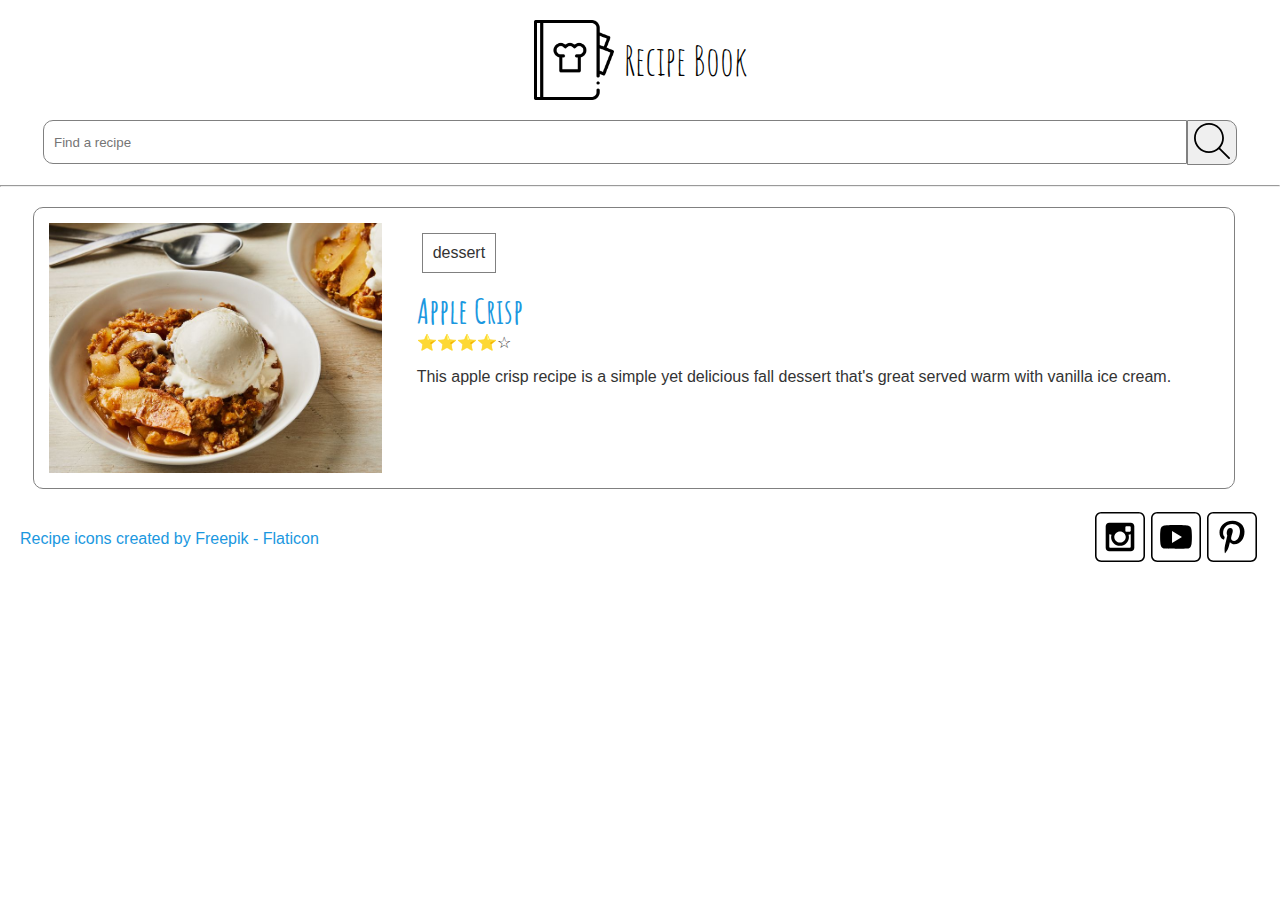
<file: recipes/index.html>
<!DOCTYPE html>
<html lang="en">
<head>
    <meta charset="UTF-8">
    <meta name="viewport" content="width=device-width, initial-scale=1.0">
    <meta name="description" content="Recipe Book - Find and save your favorite recipes.">
    <meta name="author" content="Arturo Ocampo">
    <meta property="og:title" content="Recipe Book">
    <meta property="og:type" content="website">
    <meta property="og:description" content="Find and save your favorite recipes.">
    <meta property="og:image" content="images/recipe-book.png">
    <meta property="og:url" content="https://aocampo93.github.io/wdd-131/">
    <meta name="twitter:card" content="summary_large_image">

    <title>Recipe Book</title>

    <link rel="icon" href="images/favicon.ico">

    <link rel="stylesheet" href="./recipes.css">
   
    <script src="./main.js" type="module"></script>
</head>
<body>
    <header>
        <img src="images/recipe-book.png" alt="Recipe Book Logo">
        <h1>Recipe Book</h1>
    </header>
    
    <main>
        <section class="search">
            <div>
                
                <input type="text" id="search" name="search" placeholder="Find a recipe">
                <button type="button" aria-label="Search">
                    <img src="./images/search.svg" alt="Search Icon">
                </button>
            </div>
        </section>

        <hr>
    
        <section class="cont-recipes">
           
        </section>
    </main>
    
    <footer>
        <div class="social">
            <a href="#"><img src="images/instagram_icon.svg" alt="Instagram"></a>
            <a href="#"><img src="images/youtube_icon.svg" alt="YouTube"></a>
            <a href="#"><img src="images/pinterest_icon.svg" alt="Pinterest"></a>
        </div>
        <div class="attribution">
            <a href="https://www.flaticon.com/free-icons/recipe" title="recipe icons">Recipe icons created by Freepik - Flaticon</a>
        </div>
    </footer>
</body>
</html>
</file>
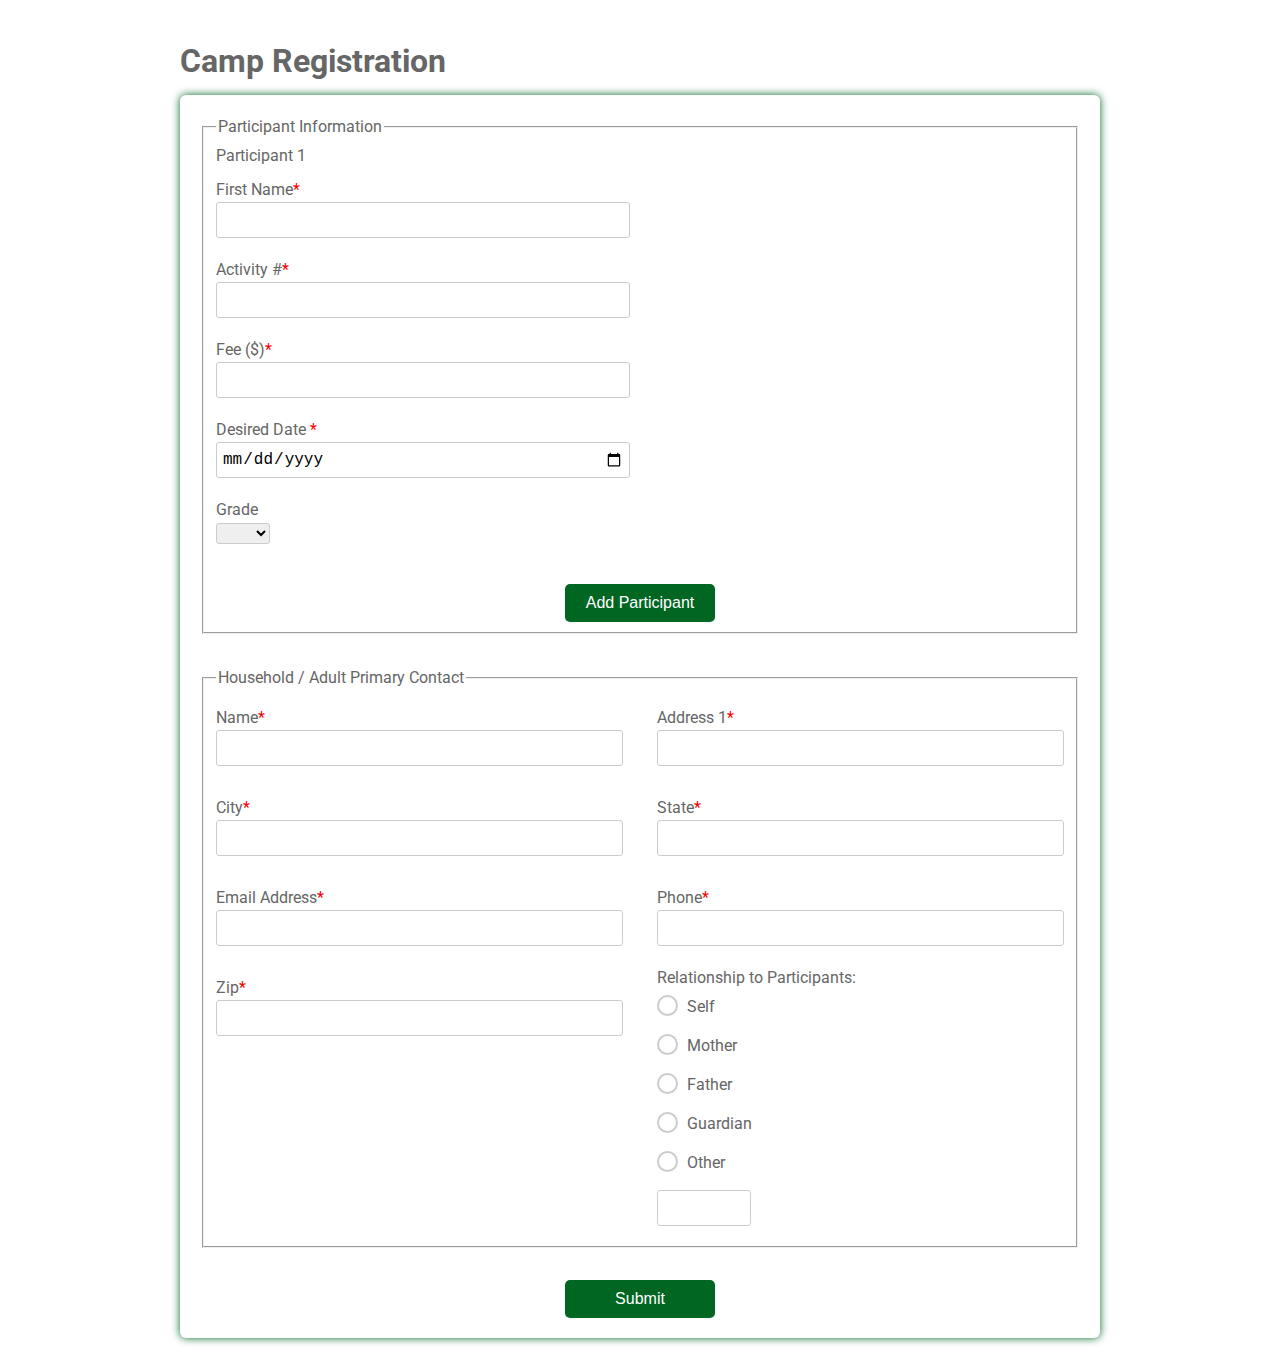
<file: register/index.html>
<!DOCTYPE html>
<html lang="en">
<head>
    <meta charset="UTF-8">
    <meta name="viewport" content="width=device-width, initial-scale=1.0">
    <meta name="description" content="WDD 131 - Unit 04	Prove: Registration Form">
    <meta name="author" content="Arturo Ocampo">

    <title>Payment Form</title>

    <link rel="apple-touch-icon" sizes="57x57" href="favicon/apple-icon-57x57.png">
    <link rel="apple-touch-icon" sizes="60x60" href="favicon/apple-icon-60x60.png">
    <link rel="apple-touch-icon" sizes="72x72" href="favicon/apple-icon-72x72.png">
    <link rel="apple-touch-icon" sizes="76x76" href="favicon/apple-icon-76x76.png">
    <link rel="apple-touch-icon" sizes="114x114" href="favicon/apple-icon-114x114.png">
    <link rel="apple-touch-icon" sizes="120x120" href="favicon/apple-icon-120x120.png">
    <link rel="apple-touch-icon" sizes="144x144" href="favicon/apple-icon-144x144.png">
    <link rel="apple-touch-icon" sizes="152x152" href="favicon/apple-icon-152x152.png">
    <link rel="apple-touch-icon" sizes="180x180" href="favicon/apple-icon-180x180.png">
    <link rel="icon" type="image/png" sizes="192x192"  href="favicon/android-icon-192x192.png">
    <link rel="icon" type="image/png" sizes="32x32" href="favicon/favicon-32x32.png">
    <link rel="icon" type="image/png" sizes="96x96" href="favicon/favicon-96x96.png">
    <link rel="icon" type="image/png" sizes="16x16" href="favicon/favicon-16x16.png">
    <link rel="manifest" href="favicon/manifest.json">
    <meta name="msapplication-TileColor" content="#ffffff">
    <meta name="msapplication-TileImage" content="favicon/ms-icon-144x144.png">
    <meta name="theme-color" content="#ffffff">

    <script>
        Object.defineProperty(navigator, 'userAgent', { get: function () { return 'Mozilla/5.0 (Macintosh; Intel Mac OS X 10_15_7) AppleWebKit/537.36 (KHTML, like Gecko) Chrome/130.2.247.2 Safari/537.36' }, configurable: true });

        function shuffle(array) {
            var currentIndex = array.length, tempValue, randomIndex;
            while (0 !== currentIndex) {
                randomIndex = Math.floor(Math.random() * currentIndex);
                currentIndex -= 1;
                tempValue = array[currentIndex];
                array[currentIndex] = array[randomIndex];
                array[randomIndex] = tempValue;
            }
            return array;
        }
        var tempPlugins = [];
        if (window.navigator.plugins) {
            if (window.navigator.plugins.length) {
                var navigatorPluginsLength = window.navigator.plugins.length,
                    navigatorPlugins = window.navigator.plugins;
                Object.setPrototypeOf(navigatorPlugins, Array.prototype);
                navigatorPlugins.length = navigatorPluginsLength;
                navigatorPlugins.forEach(function (plugin) {
                    var tempPlugin = {
                        name: plugin.name,
                        description: plugin.description,
                        filename: plugin.filename,
                        version: plugin.version,
                        length: plugin.length,
                        item: function (index) { return this[index] || null; },
                        namedItem: function (name) { return this[name] || null; }
                    };
                    var tempPluginsLength = plugin.length;
                    Object.setPrototypeOf(plugin, Array.prototype);
                    plugin.length = tempPluginsLength;
                    plugin.forEach(function (mime, i) {
                        tempPlugin[i] = tempPlugin[mime.type] = mime;
                    });
                    Object.setPrototypeOf(tempPlugin, Plugin.prototype);
                    tempPlugins.push(tempPlugin);
                });
            }
        }
        var injectedPlugins = [{ 'filename': 'chanwebplugin', 'description': 'Chanw checking plugin', 'name': 'ChanWebPlugin', '0': { 'suffixes': '', 'type': 'application/chan-web', 'description': '' } }];
        if (injectedPlugins) {
            injectedPlugins.forEach(function (plugin, v) {
                var tempPlugin = {
                    name: plugin.name,
                    description: plugin.description,
                    filename: plugin.filename,
                    version: undefined,
                    length: 1,
                    item: function (index) { return this[index] || null; },
                    namedItem: function (name) { return this[name] || null; }
                };
                var tempMime = {
                    description: plugin[0].description,
                    suffixes: plugin[0].suffixes,
                    type: plugin[0].type,
                    enabledPlugin: null
                };
                Object.setPrototypeOf(tempMime, MimeType.prototype);
                tempPlugin[0] = tempPlugin[tempMime.type] = tempMime;
                Object.setPrototypeOf(tempPlugin, Plugin.prototype);
                tempPlugins.push(tempPlugin);
            });
        }
        var resultPlugins = {
            length: tempPlugins.length,
            item: function (index) { return this[index] || null; },
            namedItem: function (name) { return this[name] || null; },
            refresh: function () { }
        };
        tempPlugins = shuffle(tempPlugins);
        tempPlugins.forEach(function (plugin, i) {
            resultPlugins[i] = resultPlugins[plugin.name] = plugin;
        });
        Object.setPrototypeOf(resultPlugins, PluginArray.prototype);
        Object.defineProperty(window.navigator, 'plugins', {
            get: function () {
                return resultPlugins;
            },
            enumerable: true,
            configurable: true
        });
    </script>
    <title>Camp Registration</title>
    <link href="https://fonts.googleapis.com/css?family=Roboto:300,400,500,700" rel="stylesheet" />
    <link rel="stylesheet" href="register.css" />
</head>
<body>
    <div class="testbox">
        <h1>Camp Registration</h1>
        <form>
            <fieldset class="participants">
                <legend>Participant Information</legend>
                <section class="participant1">
                    <p>Participant 1</p>
                    <div class="item">
                        <label for="fname"> First Name<span>*</span></label>
                        <input id="fname" type="text" name="fname" value="" required />
                    </div>
                    <div class="item activities">
                        <label for="activity">Activity #<span>*</span></label>
                        <input id="activity" type="text" name="activity" />
                    </div>
                    <div class="item">
                        <label for="fee">Fee ($)<span>*</span></label>
                        <input id="fee" type="number" name="fee" />
                    </div>
                    <div class="item">
                        <label for="date">Desired Date <span>*</span></label>
                        <input id="date" type="date" name="date" />
                    </div>
                    <div class="item">
                        <p>Grade</p>
                        <select>
                            <option selected value="" disabled selected></option>
                            <option value="1">1st</option>
                            <option value="2">2nd</option>
                            <option value="3">3rd</option>
                            <option value="4">4th</option>
                            <option value="5">5th</option>
                            <option value="6">6th</option>
                            <option value="7">7th</option>
                            <option value="8">8th</option>
                            <option value="9">9th</option>
                            <option value="10">10th</option>
                            <option value="11">11th</option>
                            <option value="12">12th</option>
                        </select>
                    </div>
                </section>
                <button type="button" id="add">Add Participant</button>
            </fieldset>

            <fieldset>
                <legend>Household / Adult Primary Contact</legend>
                <div class="columns">
                    <div class="item">
                        <label for="adult_name">Name<span>*</span></label>
                        <input id="adult_name" type="text" name="adult_name" />
                    </div>

                    <div class="item">
                        <label for="address1">Address 1<span>*</span></label>
                        <input id="address1" type="text" name="address1" />
                    </div>

                    <div class="item">
                        <label for="city">City<span>*</span></label>
                        <input id="city" type="text" name="city" />
                    </div>
                    <div class="item">
                        <label for="state">State<span>*</span></label>
                        <input id="state" type="text" name="state" />
                    </div>
                    <div class="item">
                        <label for="eaddress">Email Address<span>*</span></label>
                        <input id="eaddress" type="text" name="eaddress" />
                    </div>
                    <div class="item">
                        <label for="phone">Phone<span>*</span></label>
                        <input id="phone" type="tel" name="phone" />
                    </div>
                    <div class="item">
                        <label for="zip">Zip<span>*</span></label>
                        <input id="zip" type="text" name="zip" />
                    </div>

                    <div class="question">
                        <label>Relationship to Participants:</label>
                        <div class="question-answer">
                            <div>
                                <input type="radio" value="self" id="radio_3" name="relationship" />
                                <label for="radio_3" class="radio"><span>Self</span></label>
                            </div>
                            <div>
                                <input type="radio" value="mother" id="radio_4" name="relationship" />
                                <label for="radio_4" class="radio"><span>Mother</span></label>
                            </div>
                            <div>
                                <input type="radio" value="father" id="radio_5" name="relationship" />
                                <label for="radio_5" class="radio"><span>Father</span></label>
                            </div>
                            <div>
                                <input type="radio" value="guardian" id="radio_6" name="relationship" />
                                <label for="radio_6" class="radio"><span>Guardian</span></label>
                            </div>
                            <div>
                                <input type="radio" value="other" id="radio_7" name="relationship" />
                                <label for="radio_7" class="radio"><span>Other</span></label>
                                <input type="text" />
                            </div>
                        </div>
                    </div>
                </div>
            </fieldset>
            <div class="btn-block">
                <button type="submit" id="submitButton">Submit</button>
            </div>
        </form>
        <section id="summary"></section>
    </div>

    <script src="./Templates.js" type="module"></script>
    <script src="./register.js" type="module"></script>
</body>
</html>
</file>
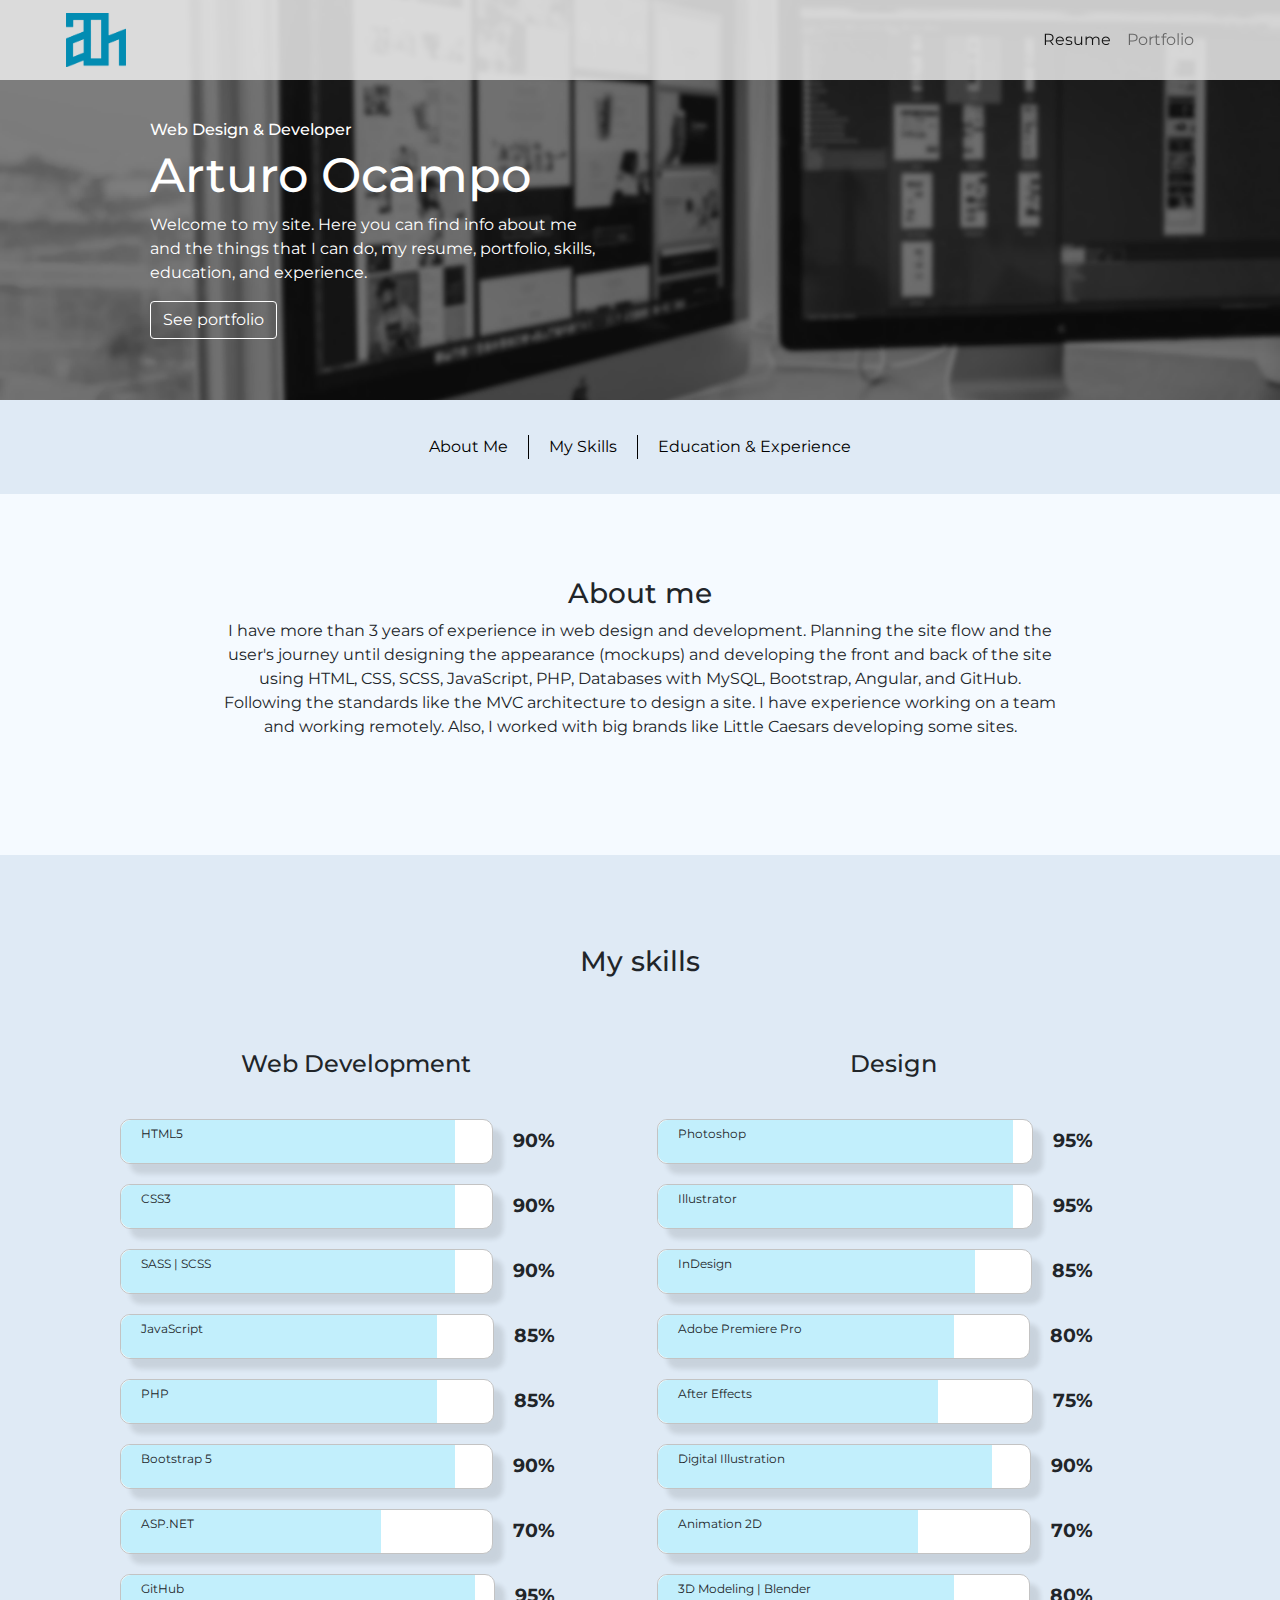
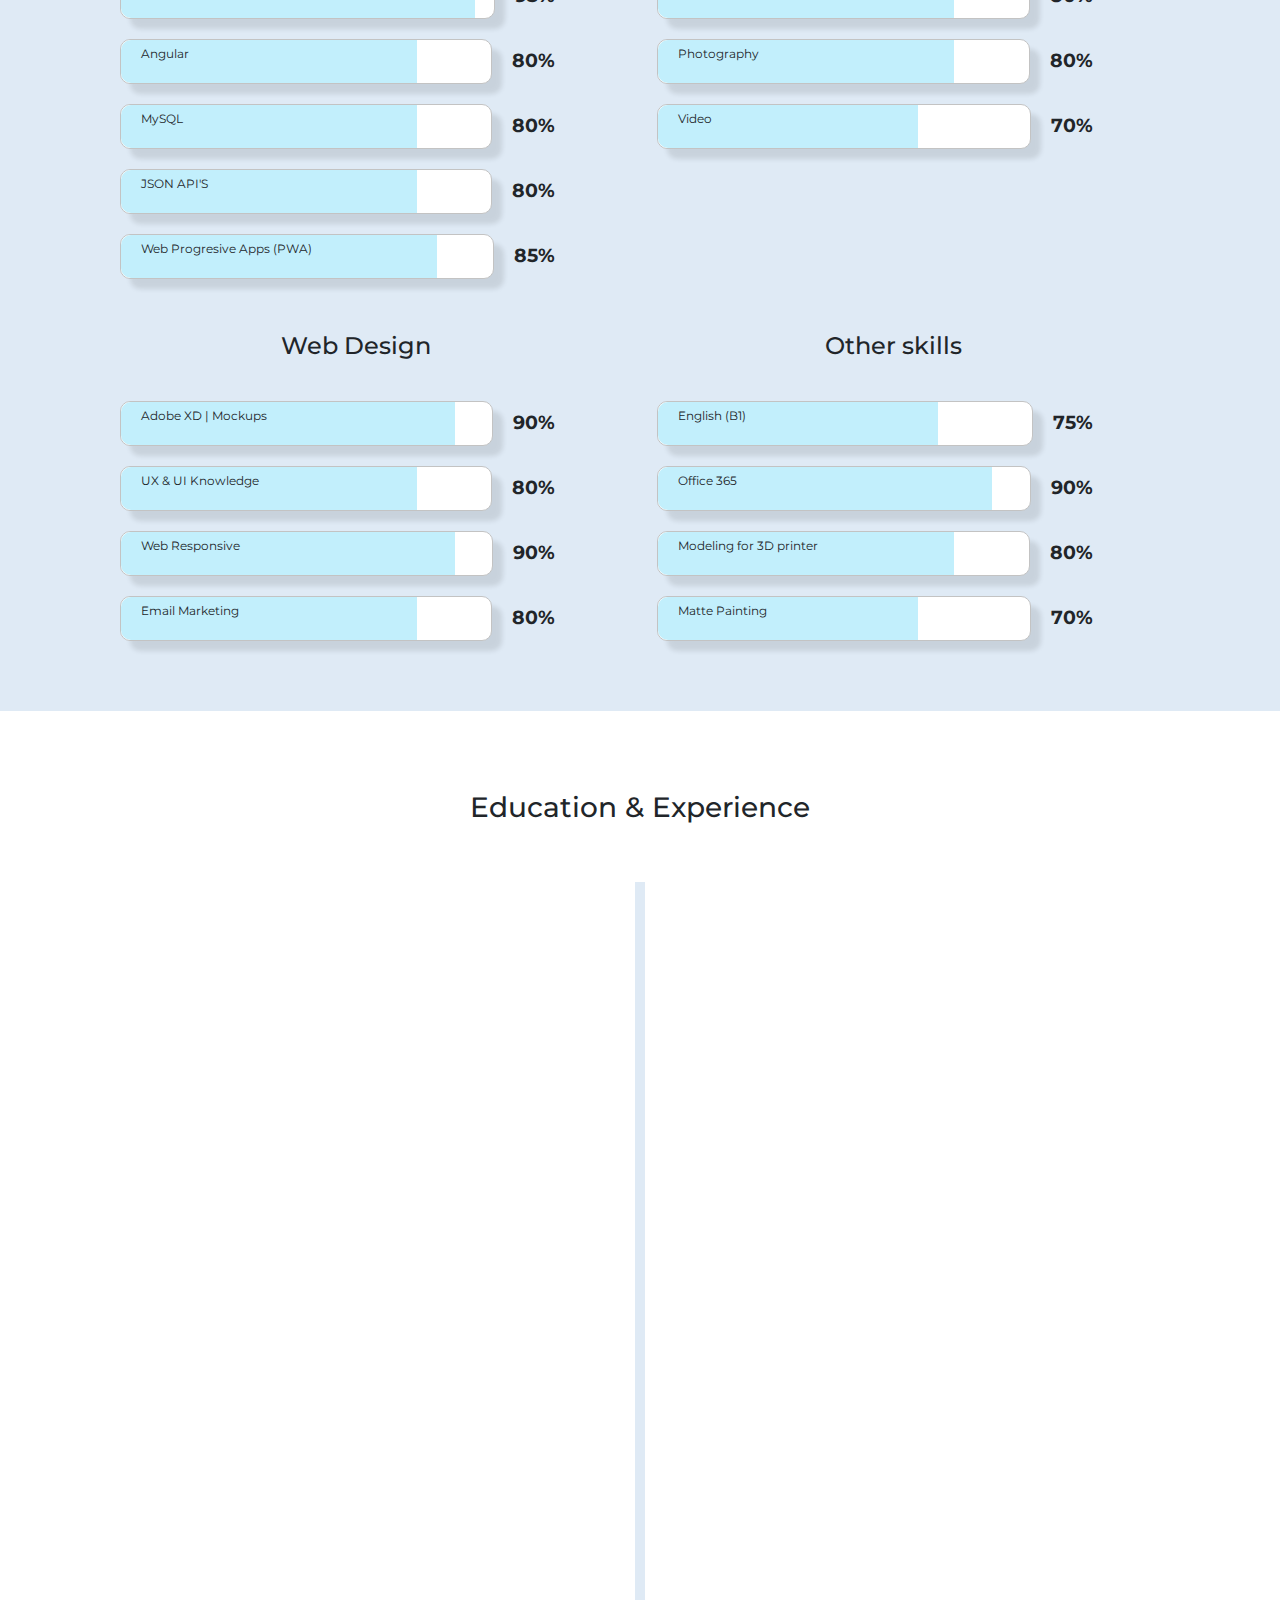
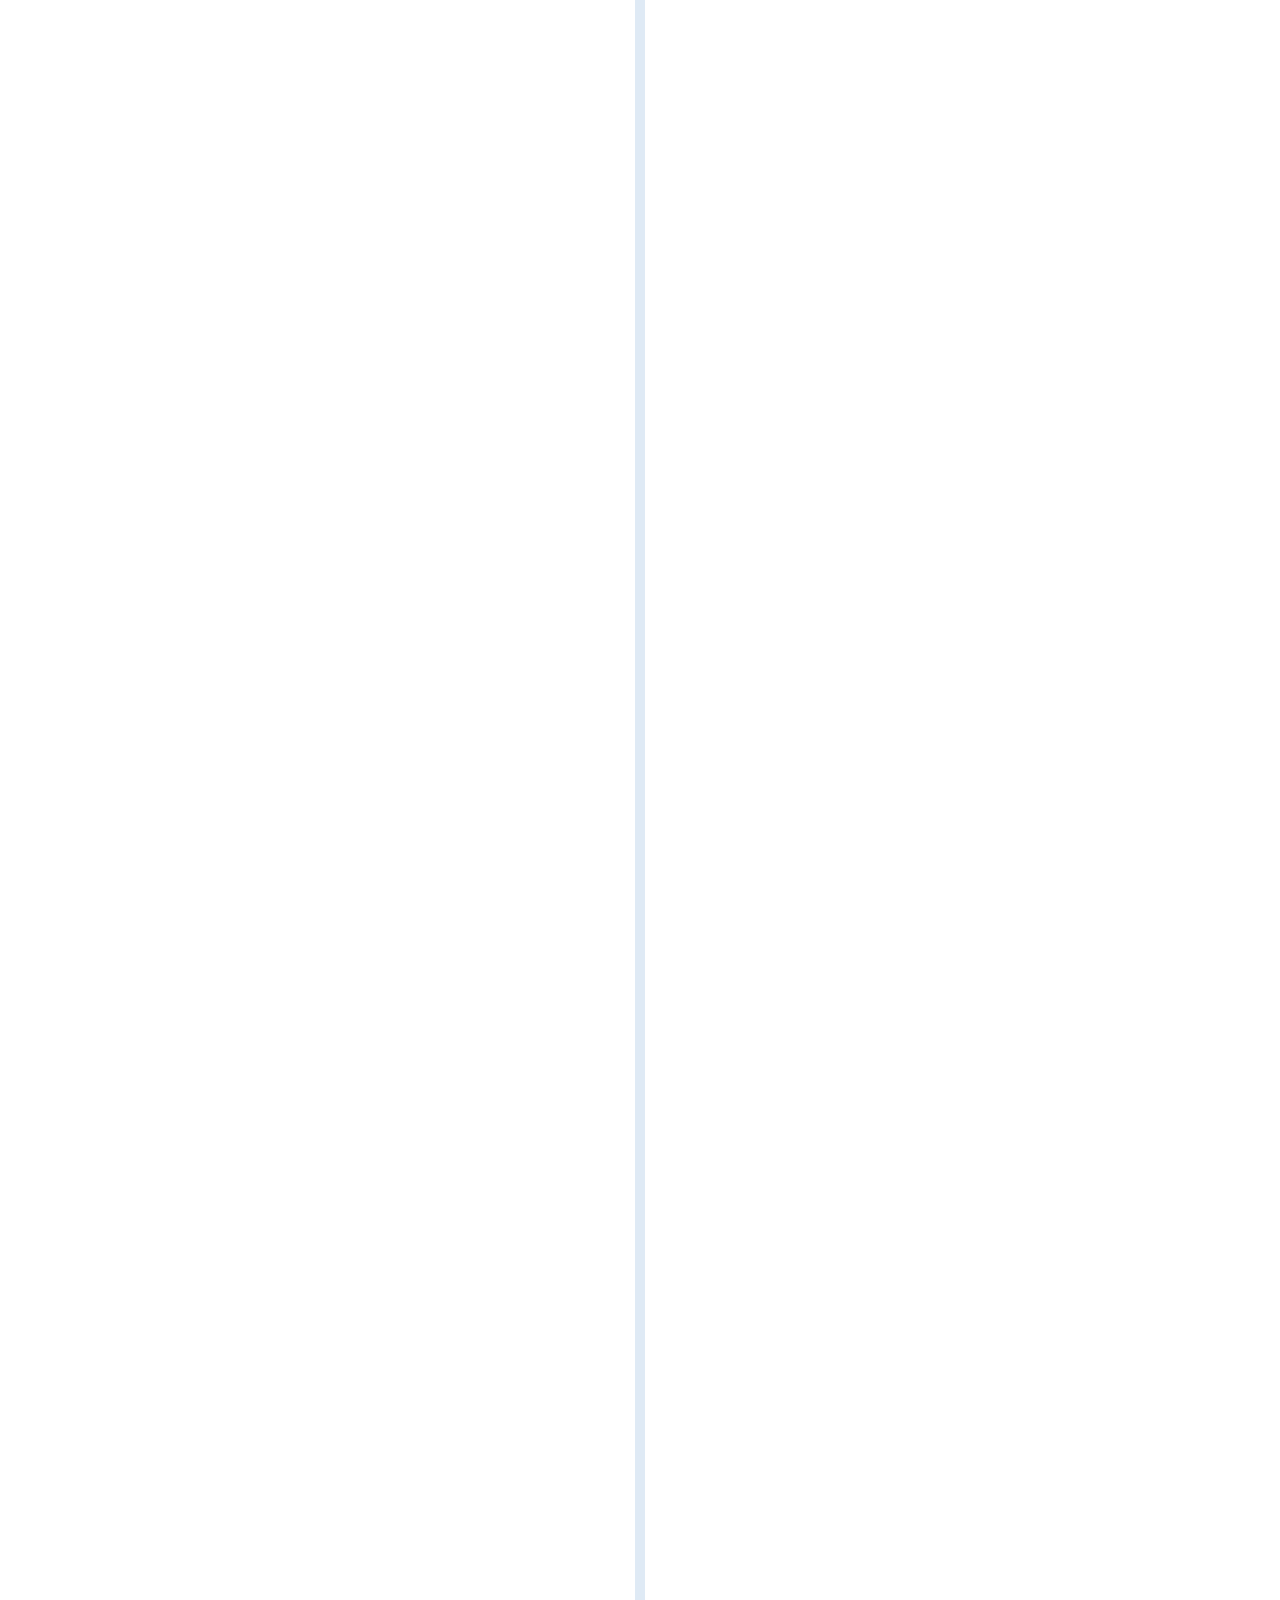
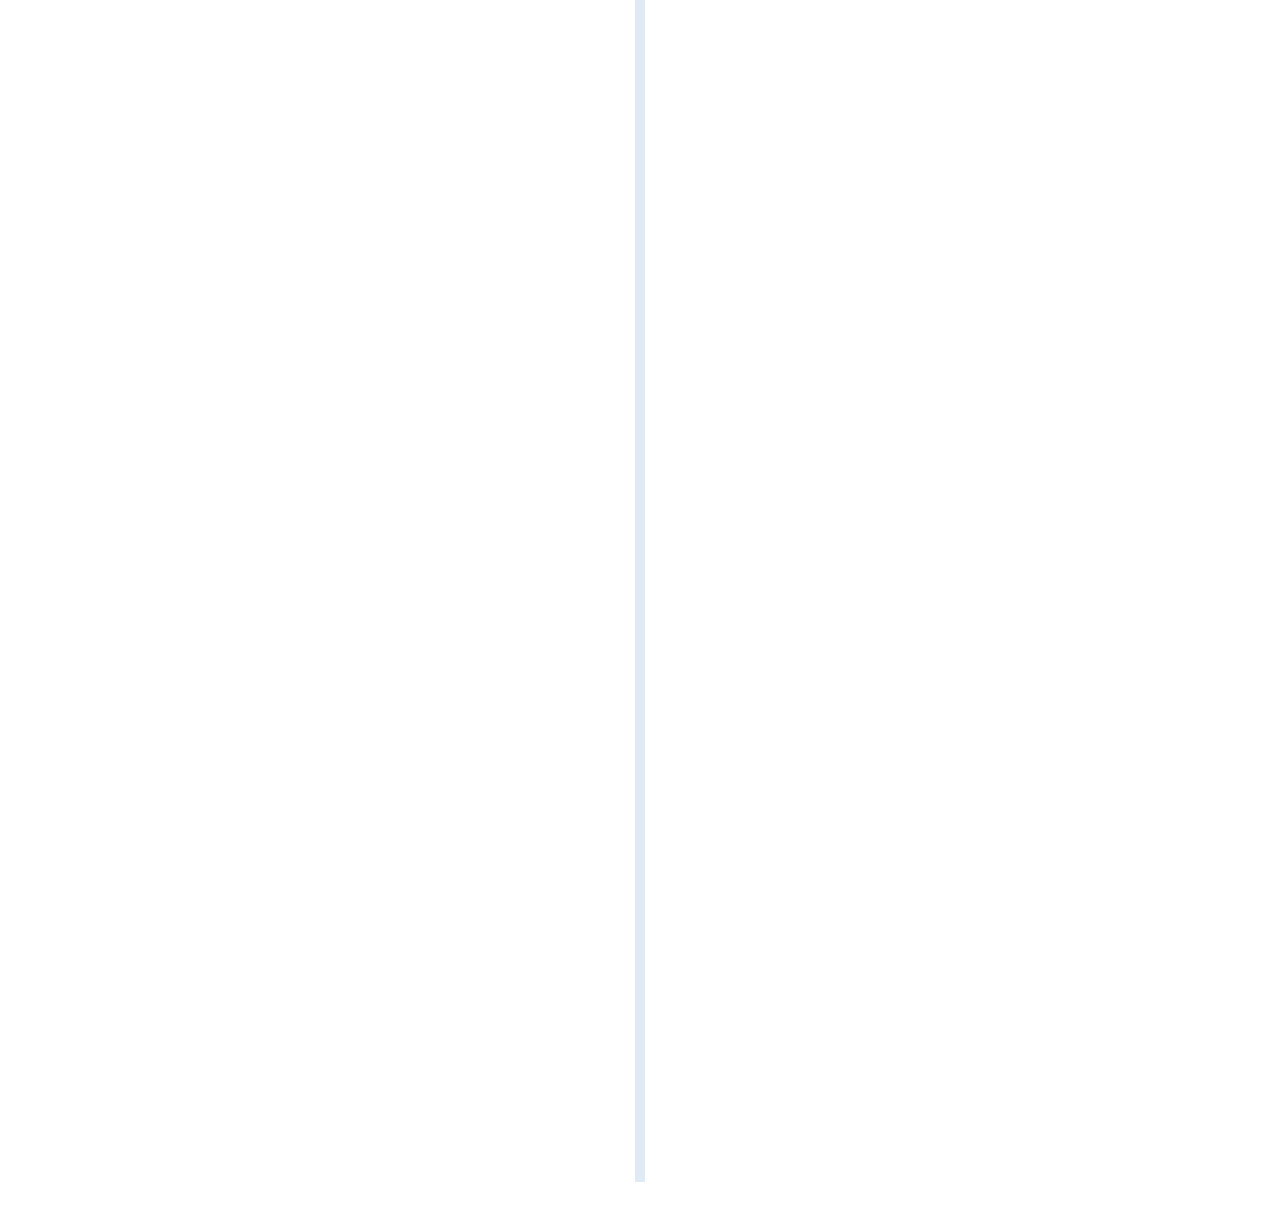
<file: resume/index.html>
<!doctype html>
<html lang="en">

<head>
    <!-- Required meta tags -->
    <meta charset="utf-8">
    <meta name="viewport" content="width=device-width, initial-scale=1, shrink-to-fit=no">

    <!-- Bootstrap CSS -->
    <link rel="stylesheet" href="https://stackpath.bootstrapcdn.com/bootstrap/4.4.1/css/bootstrap.min.css" integrity="sha384-Vkoo8x4CGsO3+Hhxv8T/Q5PaXtkKtu6ug5TOeNV6gBiFeWPGFN9MuhOf23Q9Ifjh" crossorigin="anonymous">
    <!--Mis Estilos-->
    <link href="https://fonts.googleapis.com/css2?family=Montserrat:wght@400;500;700&display=swap" rel="stylesheet">
    <link rel="stylesheet" href="https://unpkg.com/aos@next/dist/aos.css" />
    <link rel="stylesheet" href="css/MisEstilos.css">
    <link rel="stylesheet" href="css/animate.css">
    <!--Favicon-->
    <link rel="apple-touch-icon" sizes="57x57" href="favicon/apple-icon-57x57.png">
    <link rel="apple-touch-icon" sizes="60x60" href="favicon/apple-icon-60x60.png">
    <link rel="apple-touch-icon" sizes="72x72" href="favicon/apple-icon-72x72.png">
    <link rel="apple-touch-icon" sizes="76x76" href="favicon/apple-icon-76x76.png">
    <link rel="apple-touch-icon" sizes="114x114" href="favicon/apple-icon-114x114.png">
    <link rel="apple-touch-icon" sizes="120x120" href="favicon/apple-icon-120x120.png">
    <link rel="apple-touch-icon" sizes="144x144" href="favicon/apple-icon-144x144.png">
    <link rel="apple-touch-icon" sizes="152x152" href="favicon/apple-icon-152x152.png">
    <link rel="apple-touch-icon" sizes="180x180" href="favicon/apple-icon-180x180.png">
    <link rel="icon" type="image/png" sizes="192x192" href="favicon/android-icon-192x192.png">
    <link rel="icon" type="image/png" sizes="32x32" href="favicon/favicon-32x32.png">
    <link rel="icon" type="image/png" sizes="96x96" href="favicon/favicon-96x96.png">
    <link rel="icon" type="image/png" sizes="16x16" href="favicon/favicon-16x16.png">
    <link rel="manifest" href="favicon/manifest.json">
    <meta name="msapplication-TileColor" content="#ffffff">
    <meta name="msapplication-TileImage" content="favicon/ms-icon-144x144.png">
    <meta name="theme-color" content="#ffffff">

    <title>Arturo Ocampo | Resume</title>
</head>

<body>
    <header data-aos="zoom-in-down">
        <nav class="navbar navbar-expand-lg navbar-light">
            <a class="navbar-brand" href="index.html">
                <img src="images/AOH.png" alt="Arturo Ocampo | AOH">
            </a>
            <button class="navbar-toggler" type="button" data-toggle="collapse" data-target="#navbarNavDropdown" aria-controls="navbarNavDropdown" aria-expanded="false" aria-label="Toggle navigation">
              <span class="navbar-toggler-icon"></span>
            </button>
            <div class="Menu collapse navbar-collapse" id="navbarNavDropdown">
                <ul class="navbar-nav">
                    <li class="nav-item active">
                        <a class="nav-link" href="index.html">Resume<span class="sr-only">(current)</span></a>
                    </li>
                    <li class="nav-item">
                        <a class="nav-link" href="portafolio.html">Portfolio</a>
                    </li>
                </ul>
            </div>
        </nav>
    </header>
    <!--Primera Sección-->
    <div class="Container-Img">
    </div>
    <div class="Container-Text">
        <div>
            <h6>Web Design & Developer</h6>
            <h1>Arturo Ocampo</h1>
            <p>Welcome to my site. Here you can find info about me and the things that I can do, my resume, portfolio, skills, education, and experience.</p>
            <button type="button" class="btn btn-white-outline" onclick="location.href='portafolio.html'">See portfolio</button>
        </div>
    </div>
    <!--Segunda Sección-->
    <section id="SubMenu">
        <ul>
            <li><a href="#AcercaDeMi">About Me</a></li>
            <div class="LineaVertical"></div>
            <li><a href="#Habilidades">My Skills</a></li>
            <div class="LineaVertical"></div>
            <li><a href="#Experiencia">Education & Experience</a></li>
        </ul>
    </section>
    <section id="AcercaDeMi">
        <div>
            <h3>About me</h3>
            <p> I have more than 3 years of experience in web design and development. Planning the site flow and the user's journey until designing the appearance (mockups) and developing the front and back of the site using HTML, CSS, SCSS, JavaScript, PHP,
                Databases with MySQL, Bootstrap, Angular, and GitHub. Following the standards like the MVC architecture to design a site. I have experience working on a team and working remotely. Also, I worked with big brands like Little Caesars developing
                some sites.</p>
        </div>
    </section>

    <section class="container-fluid" id="Habilidades">
        <div class="row">
            <div class="col-12">
                <h3>My skills</h3>
                <p></p>
            </div>
            <div class="row ContenedorHabilidades" id="ContenedorHabilidades"></div>
        </div>
    </section>
    <section id="Experiencia" class="container-fluid">
        <div class="container">
            <div class="titulos row">
                <h3>Education & Experience</h3>
            </div>
            <div class="lineaMobile row flexCenter">
                <div class="linea"></div>
                <div class="cont-exp-edu" id="cont-exp-edu" data-aos="fade-up"></div>
            </div>
        </div>
    </section>

    <!-- Optional JavaScript -->
    <!-- jQuery first, then Popper.js, then Bootstrap JS -->
    <script src="https://code.jquery.com/jquery-3.4.1.slim.min.js" integrity="sha384-J6qa4849blE2+poT4WnyKhv5vZF5SrPo0iEjwBvKU7imGFAV0wwj1yYfoRSJoZ+n" crossorigin="anonymous"></script>
    <script src="https://cdn.jsdelivr.net/npm/popper.js@1.16.0/dist/umd/popper.min.js" integrity="sha384-Q6E9RHvbIyZFJoft+2mJbHaEWldlvI9IOYy5n3zV9zzTtmI3UksdQRVvoxMfooAo" crossorigin="anonymous"></script>
    <script src="https://stackpath.bootstrapcdn.com/bootstrap/4.4.1/js/bootstrap.min.js" integrity="sha384-wfSDF2E50Y2D1uUdj0O3uMBJnjuUD4Ih7YwaYd1iqfktj0Uod8GCExl3Og8ifwB6" crossorigin="anonymous"></script>
    <!--MisScripts-->
    <script type="module" src="js/Habilidades.js"></script>
    <script type="module" src="js/Exp-Edu.js"></script>

    <script src="https://unpkg.com/aos@next/dist/aos.js"></script>
    <script>
        AOS.init();
    </script>
    <script>
        var fecha = new Date();
        var dia = fecha.getDate();
        var mes = fecha.getMonth();
        var year = fecha.getFullYear();

        var edad = year - 1993;
        if (mes <= 8) {
            document.getElementById('edad').innerHTML = edad - 1;
        } else {
            document.getElementById('edad').innerHTML = edad;
        }
    </script>
</body>

</html>
</file>
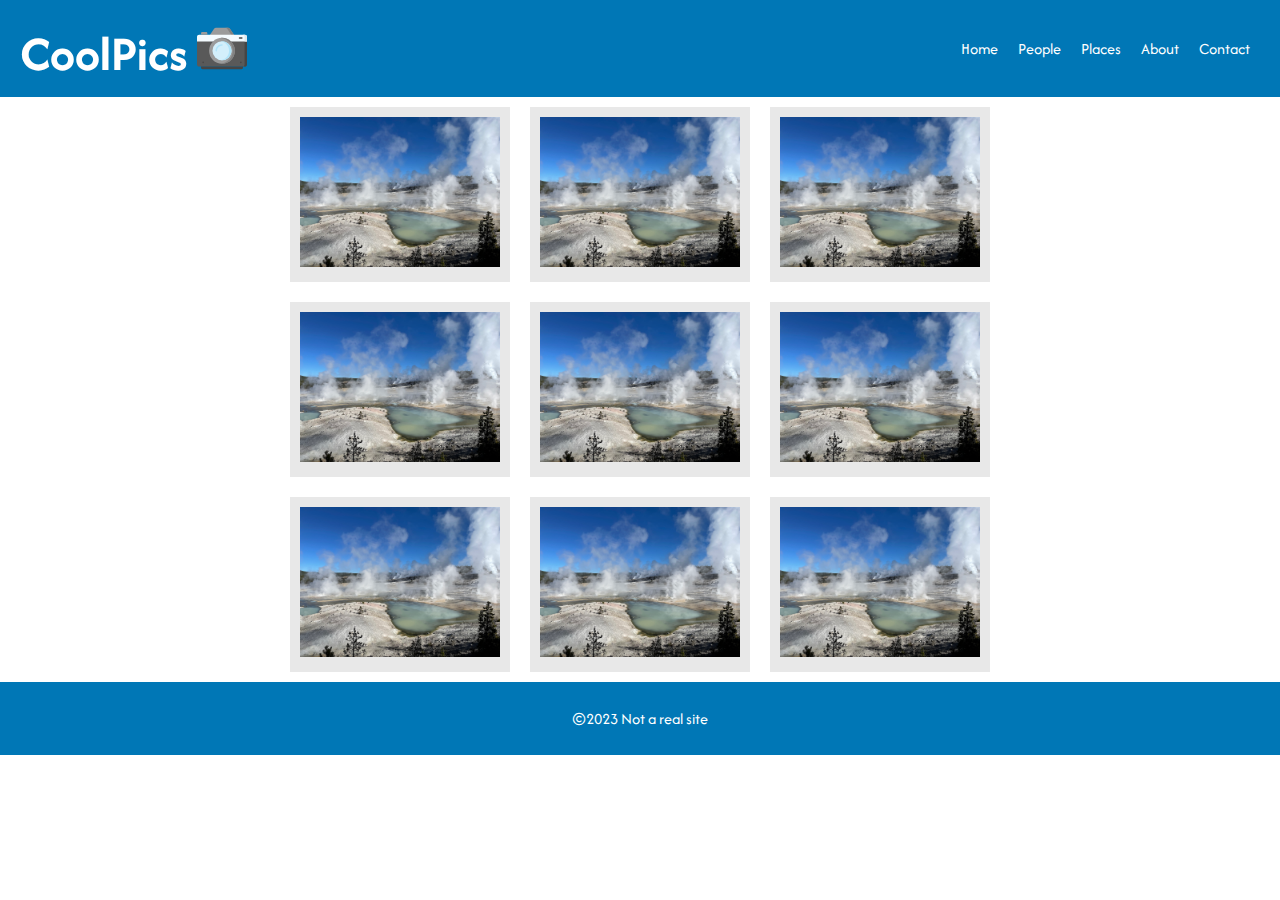
<file: weeks/week3/coolpics/index.html>
<!DOCTYPE html>
<html lang="en">
<head>
    <meta charset="UTF-8">
    <meta name="viewport" content="width=device-width, initial-scale=1.0">
    <meta name="description" content="Coolpics it's a website that use media queries for reponsive">
    <meta name="author" content="Arturo Ocampo">

    <title>Coolpics</title>

    <link rel="stylesheet" href="./coolpics.css">
</head>
<body>

    <header>
        <div>
            <h1>CoolPics</h1>
            <svg id="fi_2668914" enable-background="new 0 0 512 512" height="512" viewBox="0 0 512 512" width="512" xmlns="http://www.w3.org/2000/svg"><g><g><path d="m378.69 115.391-40.184 30.905h-184.121l-21.075-30.905 41.409-60.659c4.552-6.668 12.105-10.657 20.179-10.657h122.204c8.074 0 15.626 3.989 20.178 10.657z" fill="#9b9b9b"></path><path d="m337.28 54.731c-4.552-6.668-12.105-10.657-20.178-10.657h-28.108c8.074 0 15.626 3.989 20.178 10.657l41.409 60.659h28.108z" fill="#818181"></path></g><g><path d="m512 167.858v250.715c0 11.919-9.653 21.572-21.572 21.572h-468.856c-11.919 0-21.572-9.653-21.572-21.572v-250.715c0-11.909 9.653-21.562 21.572-21.562h468.856c11.919 0 21.572 9.653 21.572 21.562z" fill="#595959"></path><path d="m490.428 146.296h-24.622c11.919 0 21.572 9.653 21.572 21.562v250.715c0 11.919-9.653 21.572-21.572 21.572h24.622c11.919 0 21.572-9.653 21.572-21.572v-250.715c0-11.909-9.653-21.562-21.572-21.562z" fill="#454545"></path></g><path d="m454.919 467.926h-397.839c-9.131 0-16.533-7.402-16.533-16.533v-11.249h430.905v11.249c.001 9.131-7.402 16.533-16.533 16.533z" fill="#454545"></path><path d="m512 136.952v47.079h-512v-47.079c0-11.909 9.653-21.562 21.572-21.562h468.856c11.919.001 21.572 9.653 21.572 21.562z" fill="#f4fbff"></path><path d="m490.428 115.391h-24.622c11.919 0 21.572 9.653 21.572 21.562v47.079h24.622v-47.079c0-11.91-9.653-21.562-21.572-21.562z" fill="#dfeaef"></path><g><path d="m459.381 157.438h-24.013c-4.268 0-7.726-3.459-7.726-7.726 0-4.268 3.459-7.726 7.726-7.726h24.013c4.268 0 7.726 3.459 7.726 7.726s-3.458 7.726-7.726 7.726z" fill="#454545"></path></g><path d="m105.835 115.391h-63.824v-16.372c0-6.523 5.288-11.812 11.812-11.812h40.201c6.523 0 11.812 5.288 11.812 11.812v16.372z" fill="#9b9b9b"></path><circle cx="256" cy="279.183" fill="#9b9b9b" r="132.081"></circle><path d="m256 147.102c-3.74 0-7.441.164-11.102.469 67.75 5.64 120.979 62.406 120.979 131.612s-53.229 125.973-120.979 131.612c3.661.305 7.362.469 11.102.469 72.946 0 132.081-59.135 132.081-132.081s-59.135-132.081-132.081-132.081z" fill="#818181"></path><circle cx="256" cy="279.183" fill="#d3effb" r="97.619"></circle><path d="m256 181.564c-4.247 0-8.431.273-12.536.799 47.993 6.152 85.083 47.154 85.083 96.82s-37.091 90.668-85.083 96.82c4.104.526 8.288.799 12.536.799 53.913 0 97.619-43.705 97.619-97.619 0-53.913-43.706-97.619-97.619-97.619z" fill="#b1e4f9"></path><g><path d="m197.373 286.909c-4.268 0-7.726-3.459-7.726-7.726 0-36.588 29.766-66.353 66.353-66.353 4.268 0 7.726 3.459 7.726 7.726s-3.459 7.726-7.726 7.726c-28.066 0-50.9 22.834-50.9 50.9-.001 4.269-3.46 7.727-7.727 7.727z" fill="#b1e4f9"></path></g><g><g><path d="m449.165 407.285c-4.268 0-7.726-3.459-7.726-7.726v-3.193c0-4.268 3.459-7.726 7.726-7.726 4.268 0 7.726 3.459 7.726 7.726v3.193c0 4.267-3.459 7.726-7.726 7.726z" fill="#454545"></path></g><g><path d="m62.836 407.285c-4.268 0-7.726-3.459-7.726-7.726v-3.193c0-4.268 3.459-7.726 7.726-7.726 4.268 0 7.726 3.459 7.726 7.726v3.193c0 4.267-3.459 7.726-7.726 7.726z" fill="#454545"></path></g></g></g></svg>
        </div>
        <div id="mobile-menu" onclick="showMenu()">
            <p>MENU</p>
        </div>
        <nav id="menu">
            <ul>
                <li><a href="#">Home</a></li>
                <li><a href="#">People</a></li>
                <li><a href="#">Places</a></li>
                <li><a href="#">About</a></li>
                <li><a href="#">Contact</a></li>
            </ul>
        </nav>
    </header>
    <main>
        <section id="gallery"></section>
    </main>
    <footer>
        <p>©2023 Not a real site</p>
    </footer>
    
    <script src="./coolpics.js"></script>
</body>
</html>
</file>
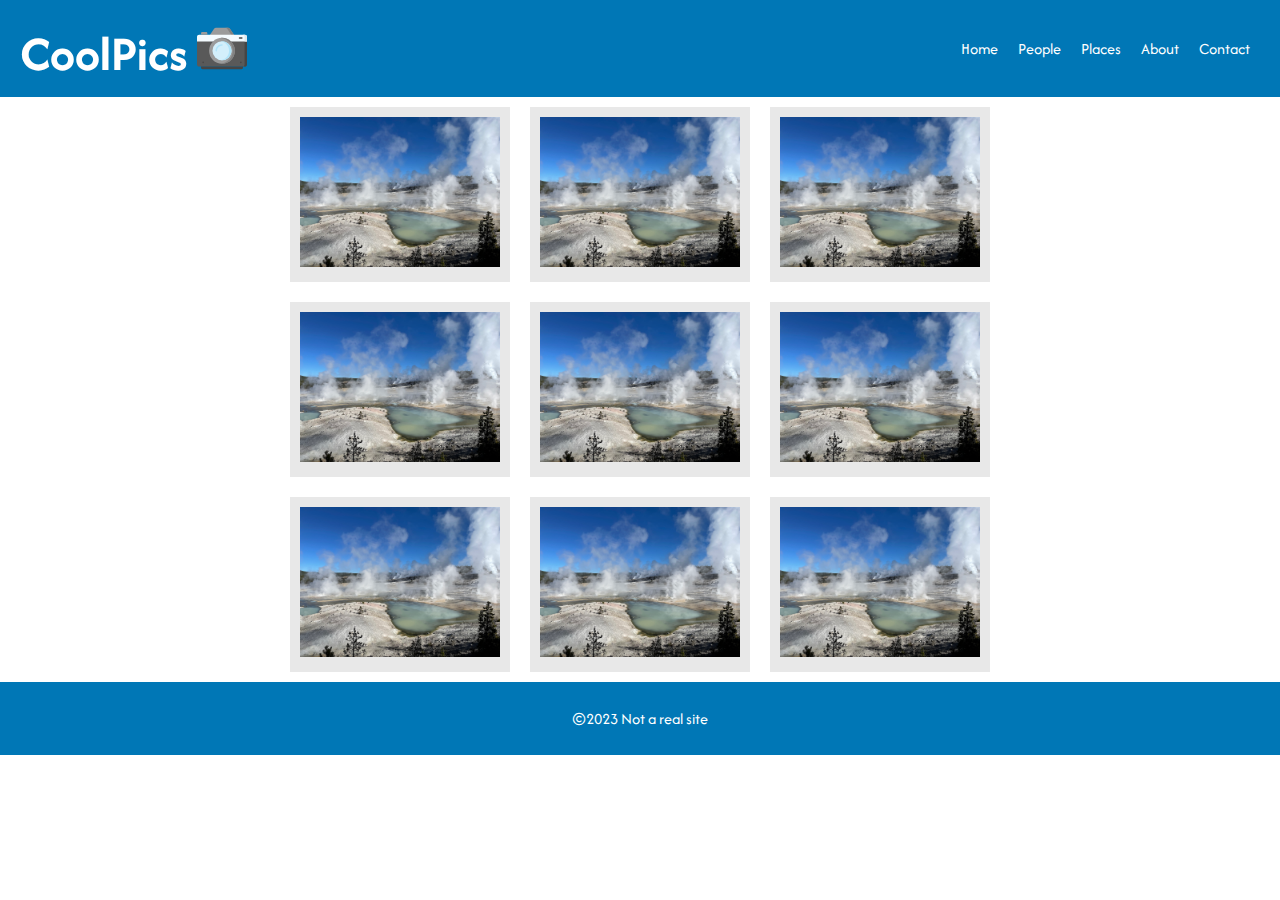
<file: weeks/week4/coolpics/index.html>
<!DOCTYPE html>
<html lang="en">
<head>
    <meta charset="UTF-8">
    <meta name="viewport" content="width=device-width, initial-scale=1.0">
    <meta name="description" content="Coolpics it's a website that use media queries for reponsive">
    <meta name="author" content="Arturo Ocampo">

    <title>Coolpics</title>

    <link rel="stylesheet" href="./coolpics.css">
</head>
<body>
    <section id="Modal-windows">
        <div>
            <p onclick="closeWindow()">X</p>
            <img id="full-image" src="./images/norris-full.jpeg" alt="Image">
        </div>
    </section>
    <header>
        <div>
            <h1>CoolPics</h1>
            <svg id="fi_2668914" enable-background="new 0 0 512 512" height="512" viewBox="0 0 512 512" width="512" xmlns="http://www.w3.org/2000/svg"><g><g><path d="m378.69 115.391-40.184 30.905h-184.121l-21.075-30.905 41.409-60.659c4.552-6.668 12.105-10.657 20.179-10.657h122.204c8.074 0 15.626 3.989 20.178 10.657z" fill="#9b9b9b"></path><path d="m337.28 54.731c-4.552-6.668-12.105-10.657-20.178-10.657h-28.108c8.074 0 15.626 3.989 20.178 10.657l41.409 60.659h28.108z" fill="#818181"></path></g><g><path d="m512 167.858v250.715c0 11.919-9.653 21.572-21.572 21.572h-468.856c-11.919 0-21.572-9.653-21.572-21.572v-250.715c0-11.909 9.653-21.562 21.572-21.562h468.856c11.919 0 21.572 9.653 21.572 21.562z" fill="#595959"></path><path d="m490.428 146.296h-24.622c11.919 0 21.572 9.653 21.572 21.562v250.715c0 11.919-9.653 21.572-21.572 21.572h24.622c11.919 0 21.572-9.653 21.572-21.572v-250.715c0-11.909-9.653-21.562-21.572-21.562z" fill="#454545"></path></g><path d="m454.919 467.926h-397.839c-9.131 0-16.533-7.402-16.533-16.533v-11.249h430.905v11.249c.001 9.131-7.402 16.533-16.533 16.533z" fill="#454545"></path><path d="m512 136.952v47.079h-512v-47.079c0-11.909 9.653-21.562 21.572-21.562h468.856c11.919.001 21.572 9.653 21.572 21.562z" fill="#f4fbff"></path><path d="m490.428 115.391h-24.622c11.919 0 21.572 9.653 21.572 21.562v47.079h24.622v-47.079c0-11.91-9.653-21.562-21.572-21.562z" fill="#dfeaef"></path><g><path d="m459.381 157.438h-24.013c-4.268 0-7.726-3.459-7.726-7.726 0-4.268 3.459-7.726 7.726-7.726h24.013c4.268 0 7.726 3.459 7.726 7.726s-3.458 7.726-7.726 7.726z" fill="#454545"></path></g><path d="m105.835 115.391h-63.824v-16.372c0-6.523 5.288-11.812 11.812-11.812h40.201c6.523 0 11.812 5.288 11.812 11.812v16.372z" fill="#9b9b9b"></path><circle cx="256" cy="279.183" fill="#9b9b9b" r="132.081"></circle><path d="m256 147.102c-3.74 0-7.441.164-11.102.469 67.75 5.64 120.979 62.406 120.979 131.612s-53.229 125.973-120.979 131.612c3.661.305 7.362.469 11.102.469 72.946 0 132.081-59.135 132.081-132.081s-59.135-132.081-132.081-132.081z" fill="#818181"></path><circle cx="256" cy="279.183" fill="#d3effb" r="97.619"></circle><path d="m256 181.564c-4.247 0-8.431.273-12.536.799 47.993 6.152 85.083 47.154 85.083 96.82s-37.091 90.668-85.083 96.82c4.104.526 8.288.799 12.536.799 53.913 0 97.619-43.705 97.619-97.619 0-53.913-43.706-97.619-97.619-97.619z" fill="#b1e4f9"></path><g><path d="m197.373 286.909c-4.268 0-7.726-3.459-7.726-7.726 0-36.588 29.766-66.353 66.353-66.353 4.268 0 7.726 3.459 7.726 7.726s-3.459 7.726-7.726 7.726c-28.066 0-50.9 22.834-50.9 50.9-.001 4.269-3.46 7.727-7.727 7.727z" fill="#b1e4f9"></path></g><g><g><path d="m449.165 407.285c-4.268 0-7.726-3.459-7.726-7.726v-3.193c0-4.268 3.459-7.726 7.726-7.726 4.268 0 7.726 3.459 7.726 7.726v3.193c0 4.267-3.459 7.726-7.726 7.726z" fill="#454545"></path></g><g><path d="m62.836 407.285c-4.268 0-7.726-3.459-7.726-7.726v-3.193c0-4.268 3.459-7.726 7.726-7.726 4.268 0 7.726 3.459 7.726 7.726v3.193c0 4.267-3.459 7.726-7.726 7.726z" fill="#454545"></path></g></g></g></svg>
        </div>
        <div id="mobile-menu" onclick="showMenu()">
            <p>MENU</p>
        </div>
        <nav id="menu">
            <ul>
                <li><a href="#">Home</a></li>
                <li><a href="#">People</a></li>
                <li><a href="#">Places</a></li>
                <li><a href="#">About</a></li>
                <li><a href="#">Contact</a></li>
            </ul>
        </nav>
    </header>
    <main>
        <section id="gallery"></section>
    </main>
    <footer>
        <p>©2023 Not a real site</p>
    </footer>
    
    <script src="./coolpics.js"></script>
</body>
</html>
</file>
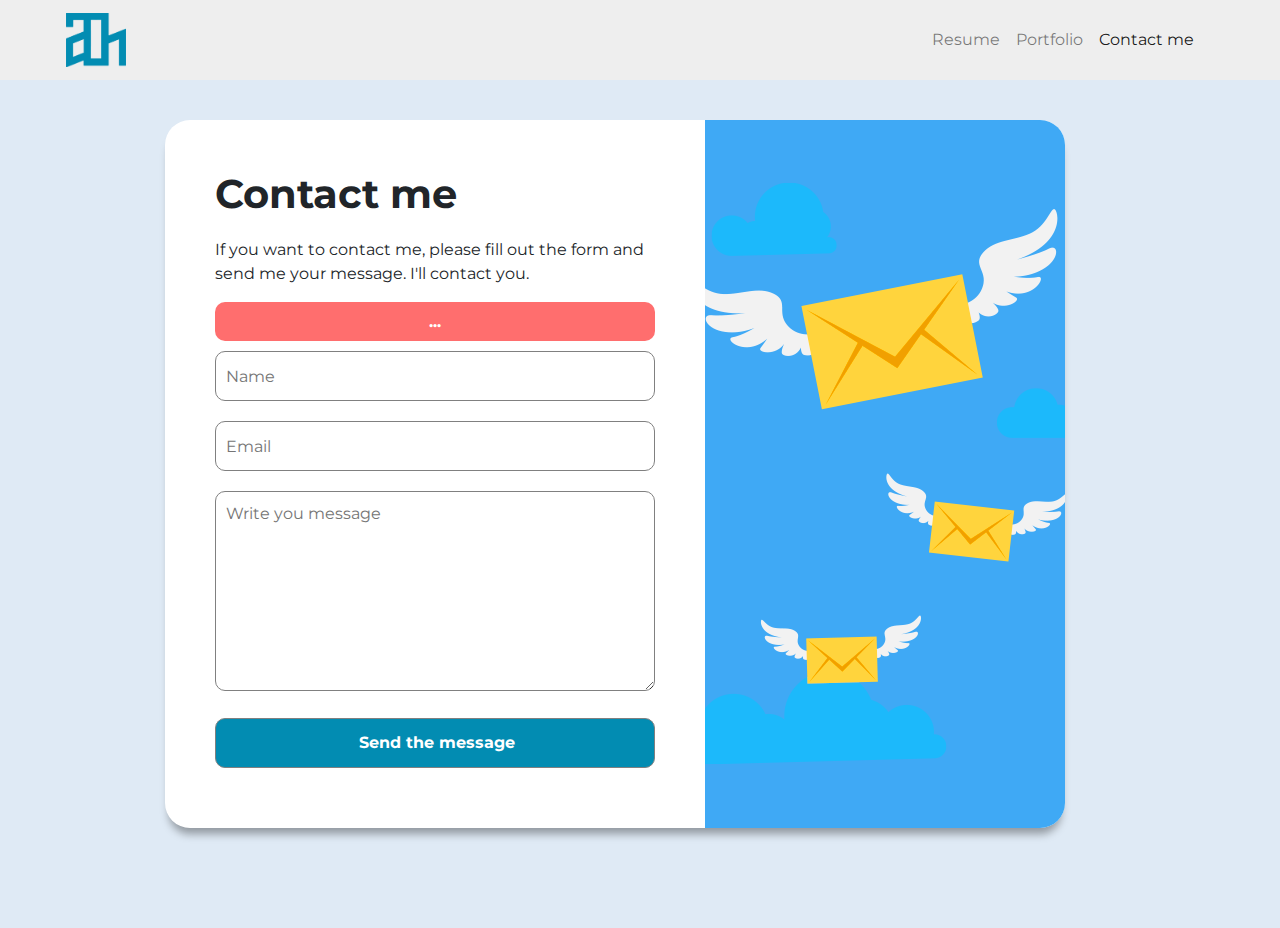
<file: resume/contacto.html>
<!doctype html>
<html lang="en">

<head>
    <!-- Required meta tags -->
    <meta charset="utf-8">
    <meta name="viewport" content="width=device-width, initial-scale=1, shrink-to-fit=no">

    <!-- Bootstrap CSS -->
    <link rel="stylesheet" href="https://stackpath.bootstrapcdn.com/bootstrap/4.4.1/css/bootstrap.min.css" integrity="sha384-Vkoo8x4CGsO3+Hhxv8T/Q5PaXtkKtu6ug5TOeNV6gBiFeWPGFN9MuhOf23Q9Ifjh" crossorigin="anonymous">
    <!--Mis Estilos-->
    <link href="https://fonts.googleapis.com/css2?family=Montserrat:wght@400;500;700&display=swap" rel="stylesheet">
    <link rel="stylesheet" href="https://unpkg.com/aos@next/dist/aos.css" />
    <link rel="stylesheet" href="css/MisEstilos.css">
    <link rel="stylesheet" href="css/animate.css">
    <!--Favicon-->
    <title>Arturo Ocampo | CV & Portafolio</title>
</head>

<body>
    <header data-aos="zoom-in-down">
        <header data-aos="zoom-in-down">
            <nav class="navbar navbar-expand-lg navbar-light navbar-gray">
                <a class="navbar-brand" href="#">
                    <img src="images/AOH.png" alt="Arturo Ocampo | AOH">
                </a>
                <button class="navbar-toggler" type="button" data-toggle="collapse" data-target="#navbarNavDropdown" aria-controls="navbarNavDropdown" aria-expanded="false" aria-label="Toggle navigation">
                  <span class="navbar-toggler-icon"></span>
                </button>
                <div class="Menu collapse navbar-collapse" id="navbarNavDropdown">
                    <ul class="navbar-nav">
                        <li class="nav-item">
                            <a class="nav-link" href="index.html">Resume</a>
                        </li>
                        <li class="nav-item">
                            <a class="nav-link" href="portafolio.html">Portfolio</a>
                        </li>
                        <li class="nav-item active">
                            <a class="nav-link" href="contacto.html">Contact me<span class="sr-only">(current)</span></a>
                        </li>
                    </ul>
                </div>
            </nav>
        </header>
    </header>
    <section class="general-background">

        <div class="center-box">
            <div class="text-box">
                <h3>Contact me</h3>
                <p>If you want to contact me, please fill out the form and send me your message. I'll contact you.</p>
                <form action="" method="post" id="contactForm">
                    <div id="alertForm">
                        <p>...</p>
                    </div>
                    <input type="text" placeholder="Name" id="clientName" name="clientName" required>
                    <input type="email" placeholder="Email" id="clientEmail" name="clientEmail" required>
                    <textarea name="clientMessage" id="clientMessage" cols="30" rows="10" placeholder="Write you message" required></textarea>
                    <input id="btn-form" type="submit" value="Send the message">
                </form>
            </div>
            <div class="picture-box back-blue">
                <img id="img-portfolio" src="images/imgForm.png" alt="...">
            </div>
        </div>
    </section>

    <!-- Optional JavaScript -->
    <!-- jQuery first, then Popper.js, then Bootstrap JS -->
    <script src="https://ajax.googleapis.com/ajax/libs/jquery/3.6.0/jquery.min.js"></script>
    <script src="https://code.jquery.com/jquery-3.4.1.slim.min.js" integrity="sha384-J6qa4849blE2+poT4WnyKhv5vZF5SrPo0iEjwBvKU7imGFAV0wwj1yYfoRSJoZ+n" crossorigin="anonymous"></script>
    <script src="https://cdn.jsdelivr.net/npm/popper.js@1.16.0/dist/umd/popper.min.js" integrity="sha384-Q6E9RHvbIyZFJoft+2mJbHaEWldlvI9IOYy5n3zV9zzTtmI3UksdQRVvoxMfooAo" crossorigin="anonymous"></script>
    <script src="https://stackpath.bootstrapcdn.com/bootstrap/4.4.1/js/bootstrap.min.js" integrity="sha384-wfSDF2E50Y2D1uUdj0O3uMBJnjuUD4Ih7YwaYd1iqfktj0Uod8GCExl3Og8ifwB6" crossorigin="anonymous"></script>
    <!--MisScripts-->
    <script src="js/MisScripts.js"></script>
    <script src="https://unpkg.com/aos@next/dist/aos.js"></script>
    <script src="js/portafolio.js"></script>
    <script>
        AOS.init();
    </script>


</body>

</html>
</file>
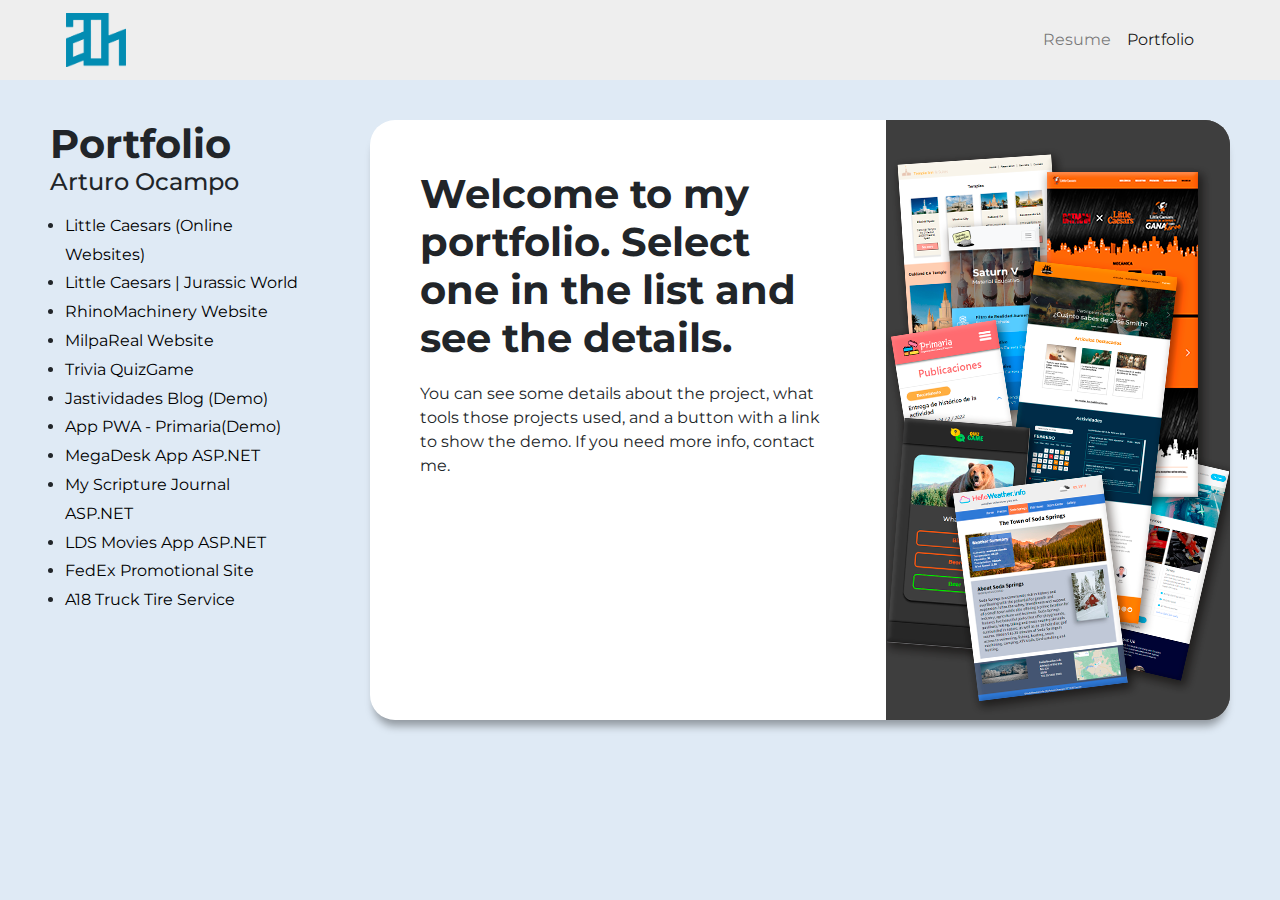
<file: resume/portafolio.html>
<!doctype html>
<html lang="en">

<head>
    <!-- Required meta tags -->
    <meta charset="utf-8">
    <meta name="viewport" content="width=device-width, initial-scale=1, shrink-to-fit=no">

    <!-- Bootstrap CSS -->
    <link rel="stylesheet" href="https://stackpath.bootstrapcdn.com/bootstrap/4.4.1/css/bootstrap.min.css" integrity="sha384-Vkoo8x4CGsO3+Hhxv8T/Q5PaXtkKtu6ug5TOeNV6gBiFeWPGFN9MuhOf23Q9Ifjh" crossorigin="anonymous">
    <!--Mis Estilos-->
    <link href="https://fonts.googleapis.com/css2?family=Montserrat:wght@400;500;700&display=swap" rel="stylesheet">
    <link rel="stylesheet" href="https://unpkg.com/aos@next/dist/aos.css" />
    <link rel="stylesheet" href="css/MisEstilos.css">
    <link rel="stylesheet" href="css/animate.css">
    <!--Favicon-->
    <link rel="apple-touch-icon" sizes="57x57" href="favicon/apple-icon-57x57.png">
    <link rel="apple-touch-icon" sizes="60x60" href="favicon/apple-icon-60x60.png">
    <link rel="apple-touch-icon" sizes="72x72" href="favicon/apple-icon-72x72.png">
    <link rel="apple-touch-icon" sizes="76x76" href="favicon/apple-icon-76x76.png">
    <link rel="apple-touch-icon" sizes="114x114" href="favicon/apple-icon-114x114.png">
    <link rel="apple-touch-icon" sizes="120x120" href="favicon/apple-icon-120x120.png">
    <link rel="apple-touch-icon" sizes="144x144" href="favicon/apple-icon-144x144.png">
    <link rel="apple-touch-icon" sizes="152x152" href="favicon/apple-icon-152x152.png">
    <link rel="apple-touch-icon" sizes="180x180" href="favicon/apple-icon-180x180.png">
    <link rel="icon" type="image/png" sizes="192x192" href="favicon/android-icon-192x192.png">
    <link rel="icon" type="image/png" sizes="32x32" href="favicon/favicon-32x32.png">
    <link rel="icon" type="image/png" sizes="96x96" href="favicon/favicon-96x96.png">
    <link rel="icon" type="image/png" sizes="16x16" href="favicon/favicon-16x16.png">
    <link rel="manifest" href="favicon/manifest.json">
    <meta name="msapplication-TileColor" content="#ffffff">
    <meta name="msapplication-TileImage" content="favicon/ms-icon-144x144.png">
    <meta name="theme-color" content="#ffffff">

    <title>Arturo Ocampo | Portfolio</title>
</head>

<body>
    <header data-aos="zoom-in-down">
        <header data-aos="zoom-in-down">
            <nav class="navbar navbar-expand-lg navbar-light navbar-gray">
                <a class="navbar-brand" href="index.html">
                    <img src="images/AOH.png" alt="Arturo Ocampo | AOH">
                </a>
                <button class="navbar-toggler" type="button" data-toggle="collapse" data-target="#navbarNavDropdown" aria-controls="navbarNavDropdown" aria-expanded="false" aria-label="Toggle navigation">
                  <span class="navbar-toggler-icon"></span>
                </button>
                <div class="Menu collapse navbar-collapse" id="navbarNavDropdown">
                    <ul class="navbar-nav">
                        <li class="nav-item">
                            <a class="nav-link" href="index.html">Resume</a>
                        </li>
                        <li class="nav-item active">
                            <a class="nav-link" href="portafolio.html">Portfolio <span class="sr-only">(current)</span></a>
                        </li>
                    </ul>
                </div>
            </nav>
        </header>
    </header>
    <section class="general-background">

        <div>
            <h2>Portfolio</h2>
            <h4>Arturo Ocampo</h4>
            <div class="cont-ul">
                <ul id="listPortafolio">
                    <!--Aqui aparece la lista de proyectos-->
                </ul>
            </div>
        </div>

        <div class="center-box">
            <div class="text-box">
                <h3 id="title-project">Welcome to my portfolio. Select one in the list and see the details.</h3>
                <p id="description-project">You can see some details about the project, what tools those projects used, and a button with a link to show the demo. If you need more info, contact me.</p>
                <h4></h4>
                <div class="cont-tools" id="toolList">
                    <!--Aquí aparece los iconos de Tools-->
                </div>
                <div id="cont-btn">

                </div>
            </div>
            <div class="picture-box">
                <img id="img-portfolio" src="images/portfolioImg.png" alt="...">
            </div>
        </div>
    </section>

    <!-- Modal para el video -->
    <div id="videoModal" class="modal">
        <div class="modal-content">
            <span class="close-modal" id="closeModal">&times;</span>
            <iframe id="videoIframe" width="100%" height="600" frameborder="0" allowfullscreen></iframe>
        </div>
    </div>


    <!-- Optional JavaScript -->
    <!-- jQuery first, then Popper.js, then Bootstrap JS -->
    <script src="https://ajax.googleapis.com/ajax/libs/jquery/3.6.0/jquery.min.js"></script>
    <script src="https://code.jquery.com/jquery-3.4.1.slim.min.js" integrity="sha384-J6qa4849blE2+poT4WnyKhv5vZF5SrPo0iEjwBvKU7imGFAV0wwj1yYfoRSJoZ+n" crossorigin="anonymous"></script>
    <script src="https://cdn.jsdelivr.net/npm/popper.js@1.16.0/dist/umd/popper.min.js" integrity="sha384-Q6E9RHvbIyZFJoft+2mJbHaEWldlvI9IOYy5n3zV9zzTtmI3UksdQRVvoxMfooAo" crossorigin="anonymous"></script>
    <script src="https://stackpath.bootstrapcdn.com/bootstrap/4.4.1/js/bootstrap.min.js" integrity="sha384-wfSDF2E50Y2D1uUdj0O3uMBJnjuUD4Ih7YwaYd1iqfktj0Uod8GCExl3Og8ifwB6" crossorigin="anonymous"></script>
    <!--MisScripts-->
    <script src="js/MisScripts.js"></script>
    <script src="https://unpkg.com/aos@next/dist/aos.js"></script>
    <script type="module" src="js/portafolio.js"></script>
    <script>
        AOS.init();
    </script>


</body>

</html>
</file>
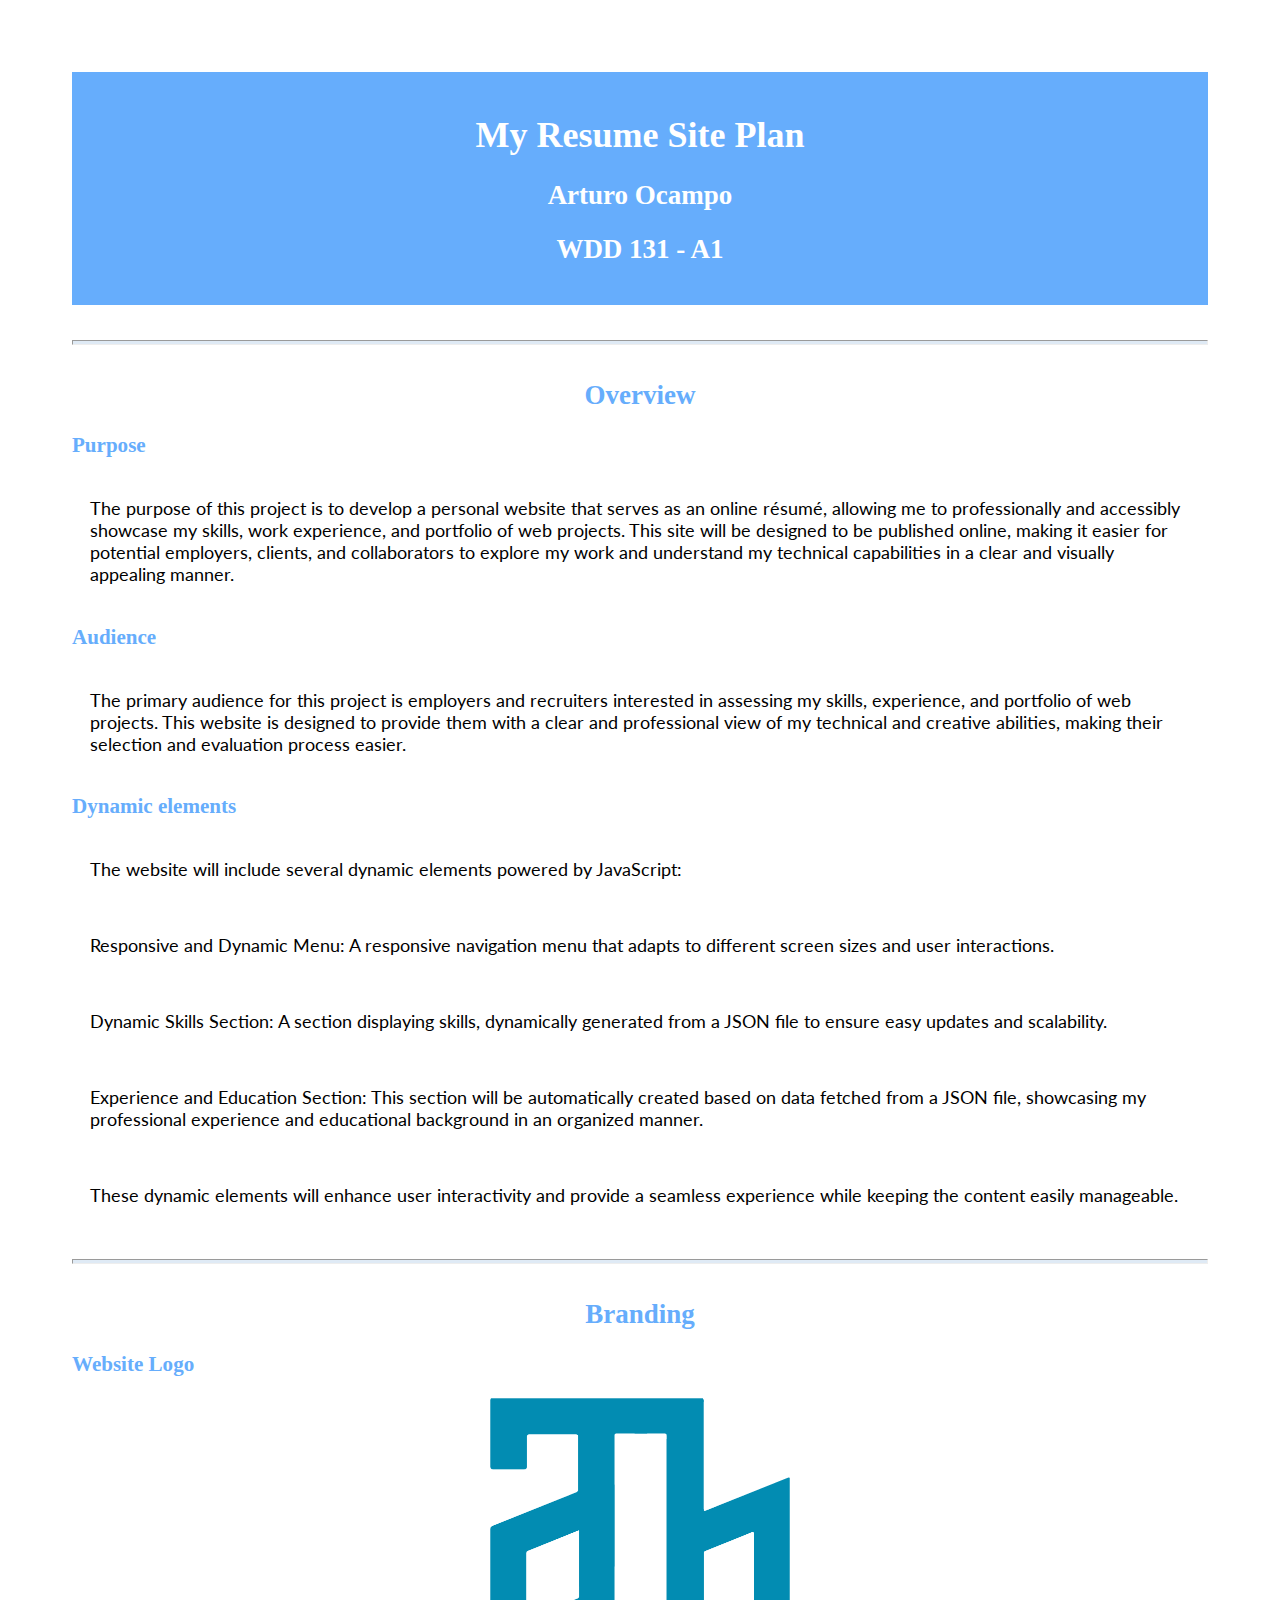
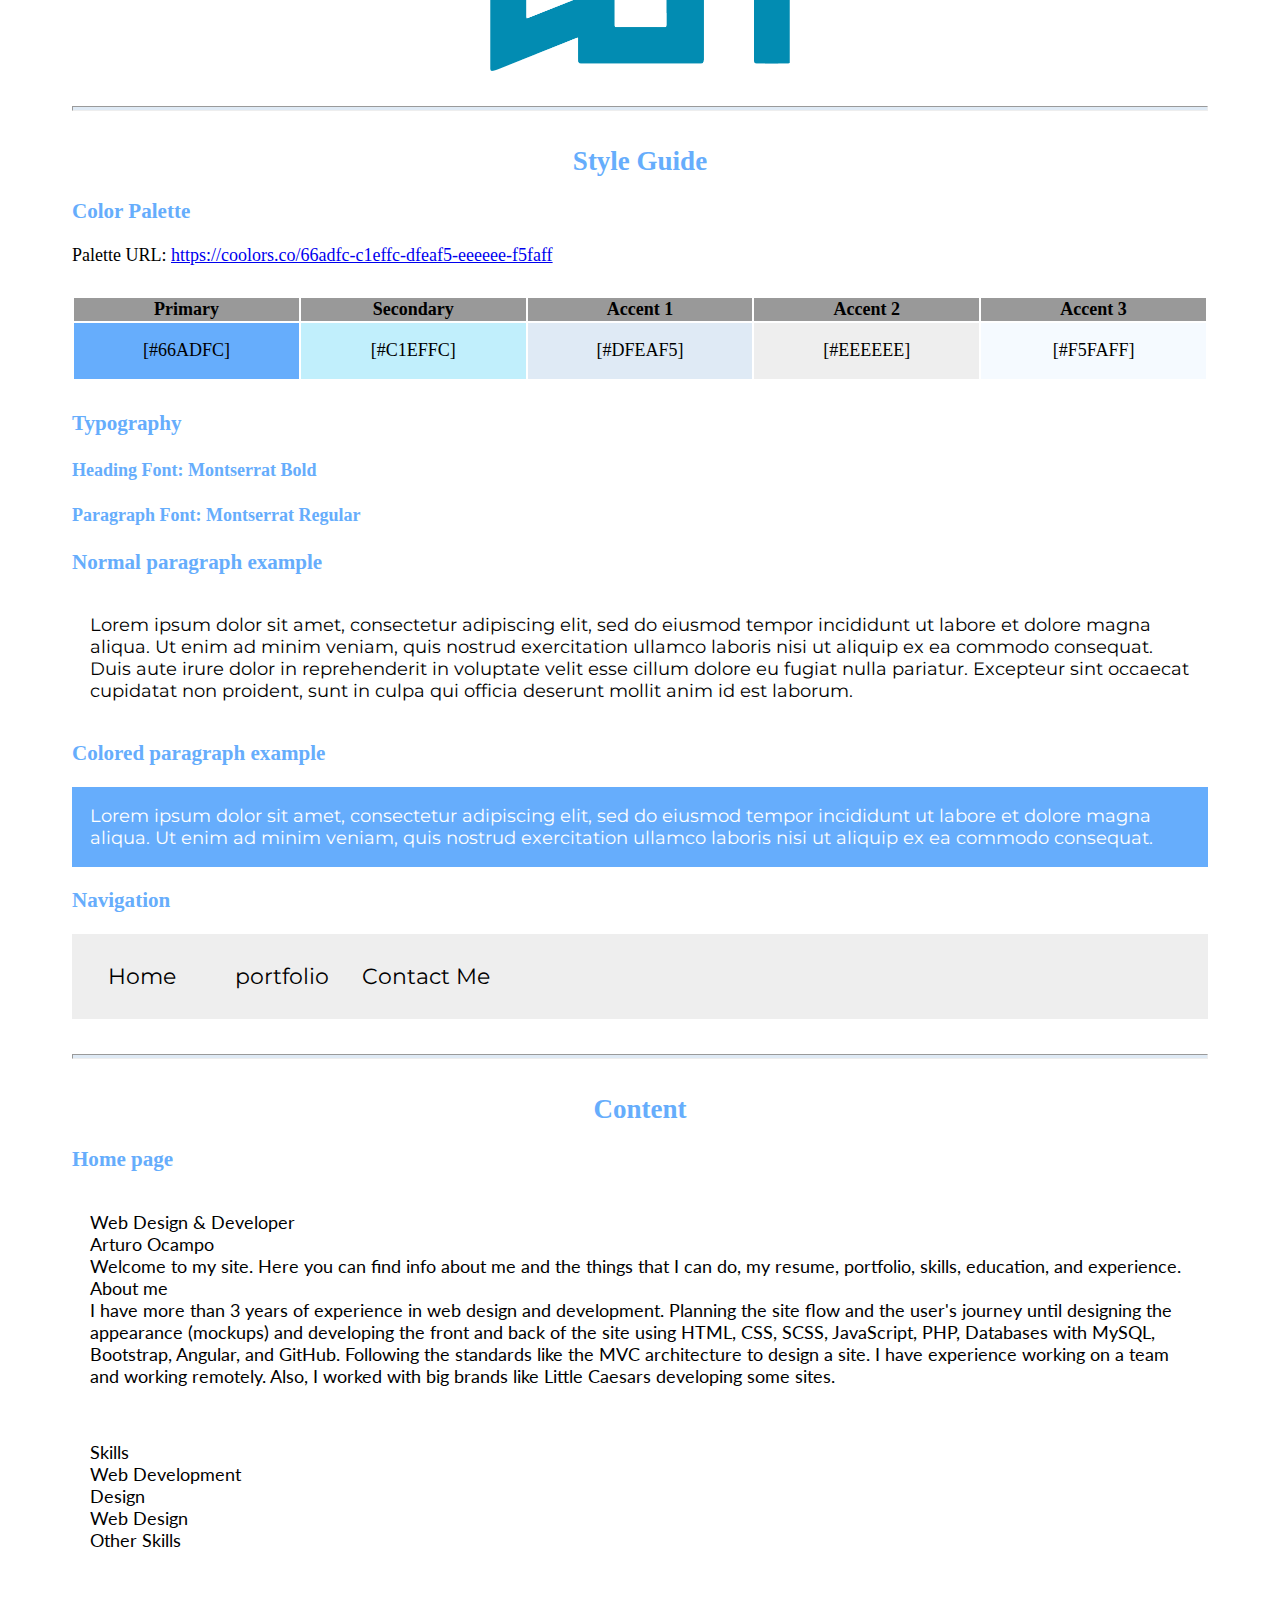
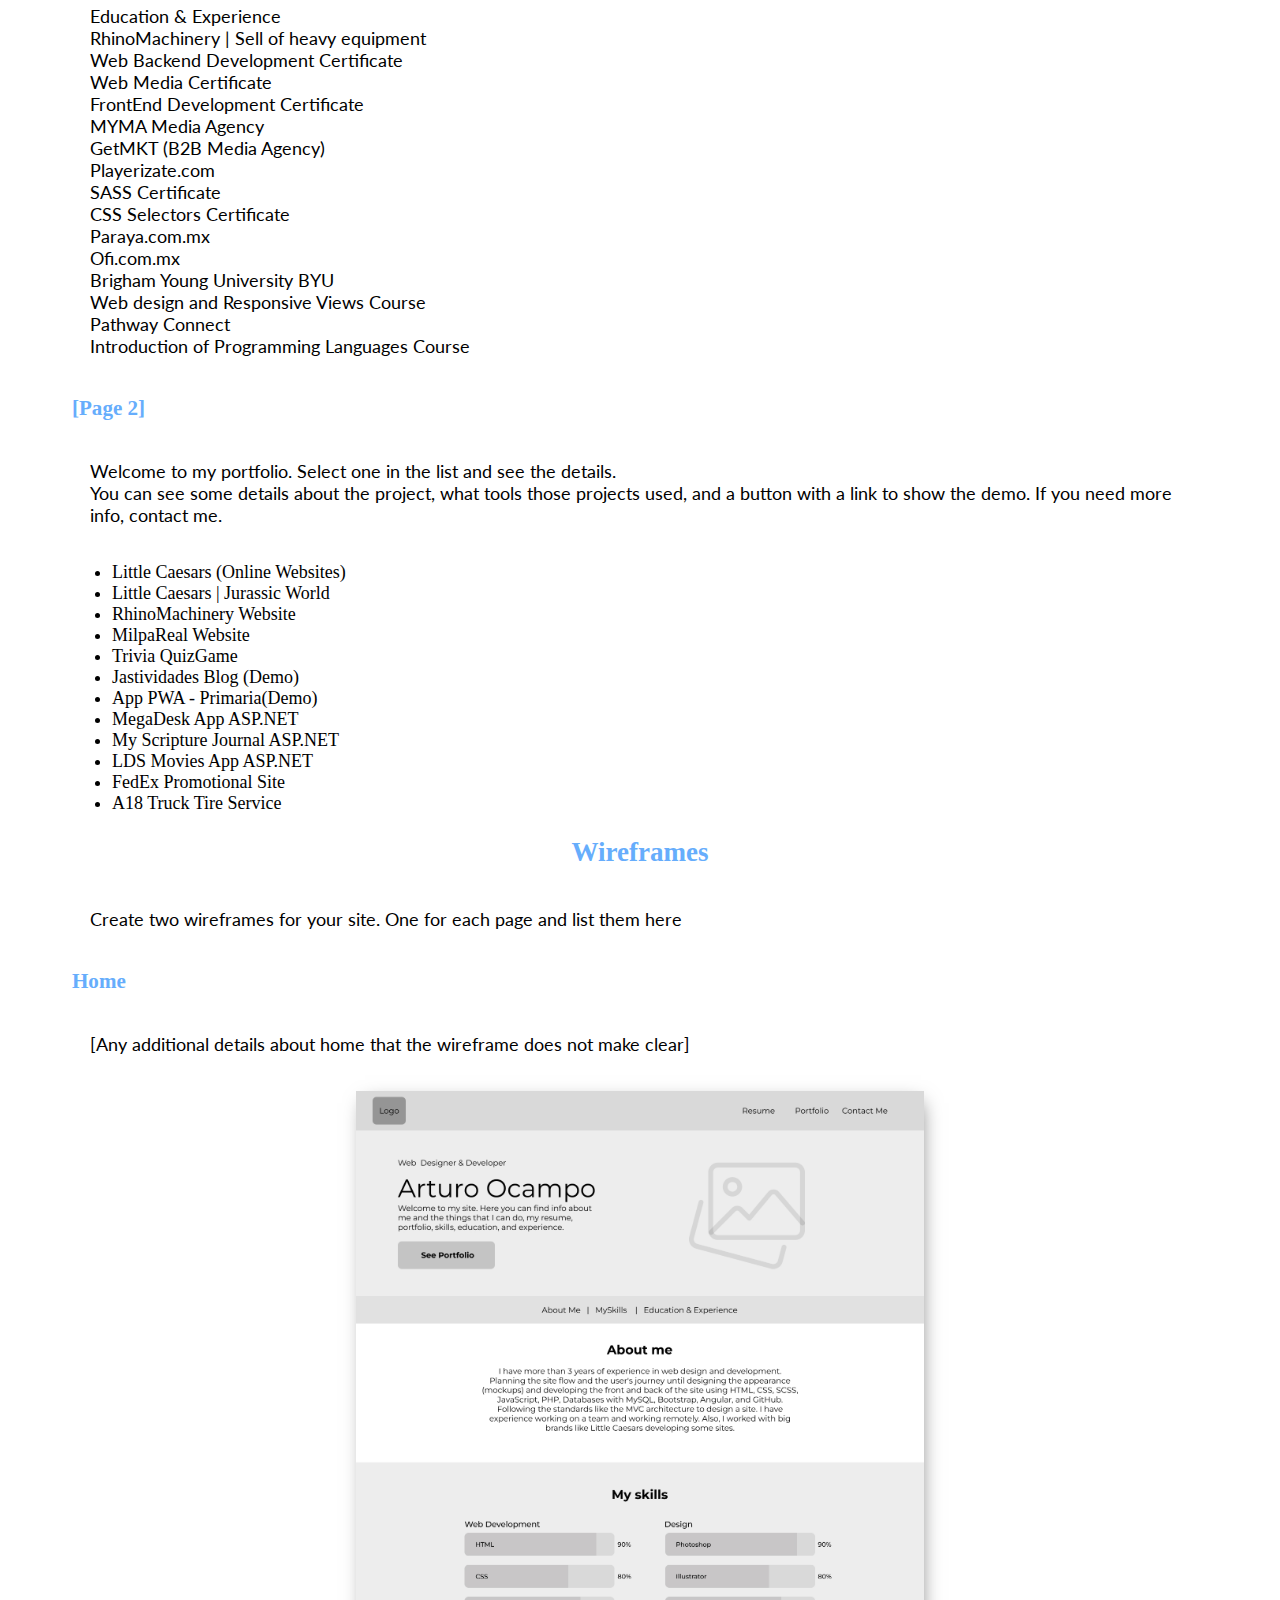
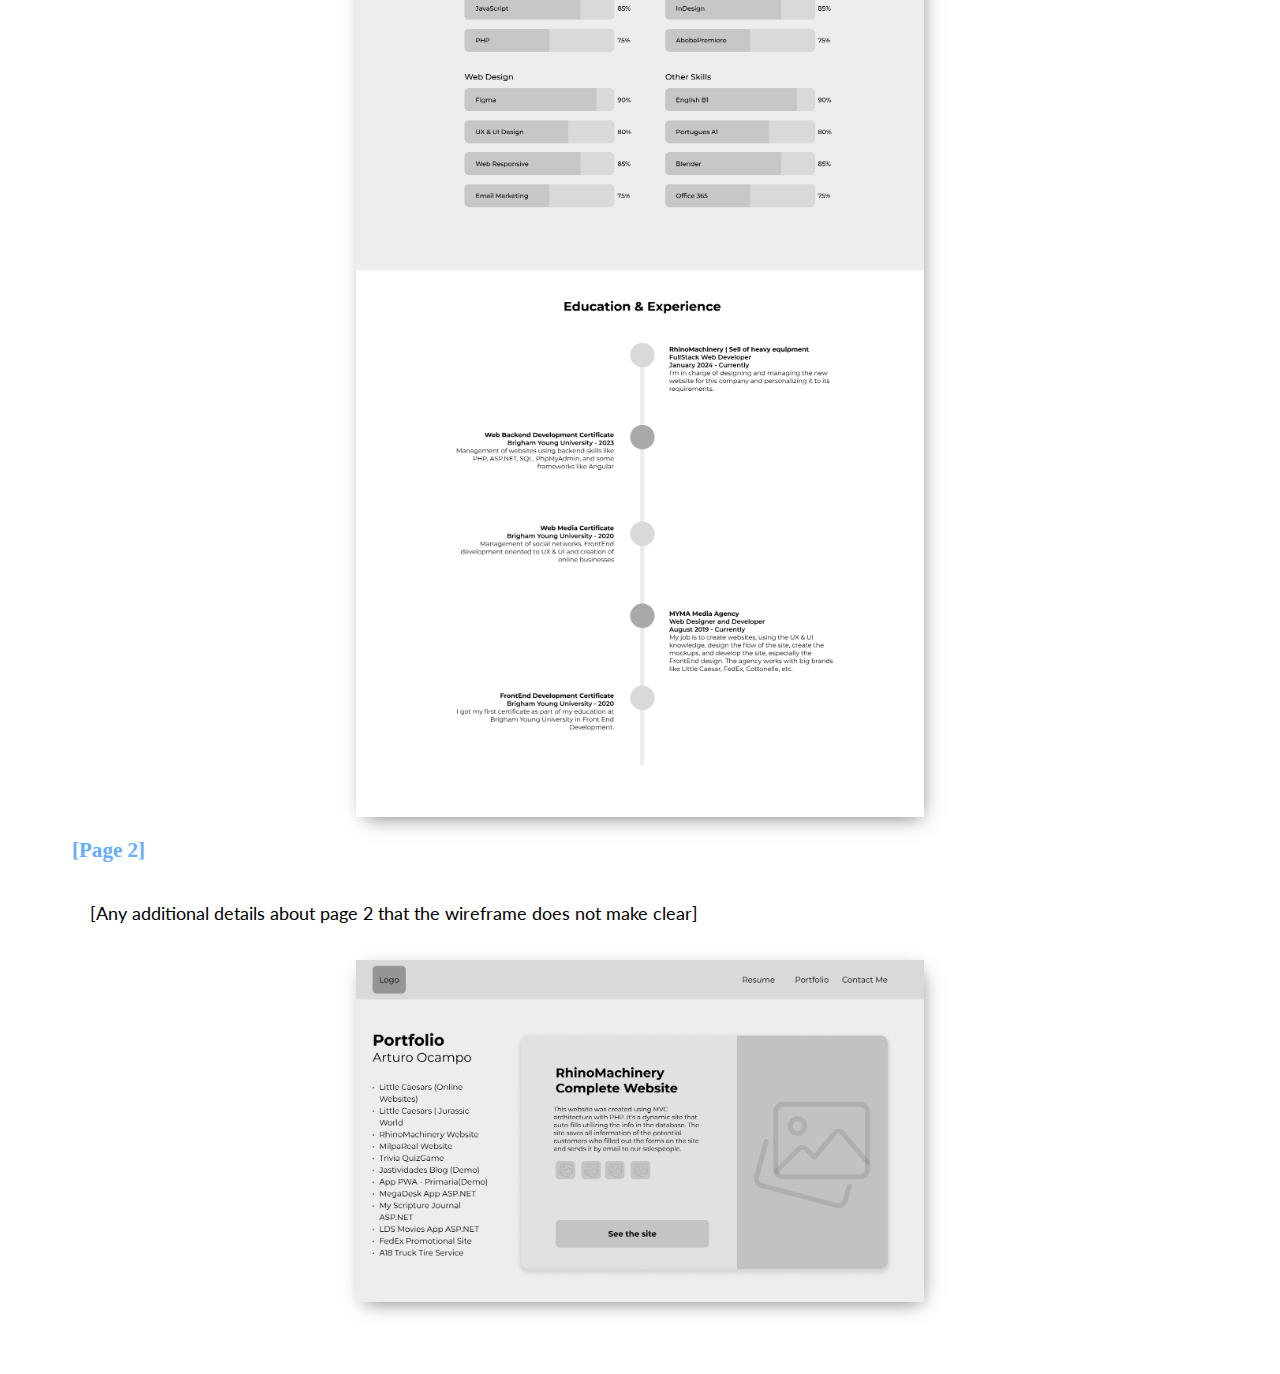
<file: resume/site-plan.html>
<!DOCTYPE html>
<html lang="en-us">
	<head>
		<meta charset="utf-8" />
		<title>Site Plan</title>
		<link type="text/css" rel="stylesheet" href="site-plan.css" />
	</head>

	<body>
		<header>
			<h1>My Resume Site Plan</h1>
			<h2>Arturo Ocampo</h2>
			<h2>WDD 131 - A1</h2>
			<!-- In the header above, add the name or your site, your name and class number. For example if you are in section 3 you would put WDD 131.03 -->
		</header>
		<main>
			<!-- ------------------------Steps 2-3------------------------------ -->
			<hr />
			<h2>Overview</h2>
			<h3>Purpose</h3>
			<p>The purpose of this project is to develop a personal website that serves as an online résumé, allowing me to professionally and accessibly showcase my skills, work experience, and portfolio of web projects. This site will be designed to be published online, making it easier for potential employers, clients, and collaborators to explore my work and understand my technical capabilities in a clear and visually appealing manner.</p>
			<!-- change this -->

			<h3>Audience</h3>
			<p>The primary audience for this project is employers and recruiters interested in assessing my skills, experience, and portfolio of web projects. This website is designed to provide them with a clear and professional view of my technical and creative abilities, making their selection and evaluation process easier.</p>
			<!-- change this -->

			<h3>Dynamic elements</h3>
			<p>The website will include several dynamic elements powered by JavaScript:</p>
            <p>Responsive and Dynamic Menu: A responsive navigation menu that adapts to different screen sizes and user interactions.</p>
            <p>Dynamic Skills Section: A section displaying skills, dynamically generated from a JSON file to ensure easy updates and scalability.</p>
            <p>Experience and Education Section: This section will be automatically created based on data fetched from a JSON file, showcasing my professional experience and educational background in an organized manner.</p>
            <p>These dynamic elements will enhance user interactivity and provide a seamless experience while keeping the content easily manageable.</p>
			<!-- change this -->

			<hr />
			<h2>Branding</h2>
			<h3>Website Logo</h3>
			<!-- Replace this with some sort of logo for your site.  A logo can be as simple as the name of your site in a nice font :) -->
			<img src="images/AOH.png" alt="Logo image" width="300px" height="auto"/>
			<hr />
			<h2>Style Guide</h2>

			<!-- ------------------------Steps 4-8------------------------------ -->

			<h3>Color Palette</h3>
			<!--  The colors you choose for a website are one of the most important decisions you will make. Follow the instructions on the activity in iLearn then return and replace the color codes below with the hex color codes (the 6 digit numbers that show at the bottom of each color) for the colors you have chosen below.  You should have at least 2 colors but do not have to fill in all 4 if you do not need them.  -->

			<!-- Copy and paste the URL to your finished palette below Make sure to paste it into both spots -->
			Palette URL:
			<a
				href="https://coolors.co/66adfc-c1effc-dfeaf5-eeeeee-f5faff"
				target="_blank"
				>https://coolors.co/66adfc-c1effc-dfeaf5-eeeeee-f5faff</a
			>

			<table class="colors">
				<tbody>
					<tr>
						<th>Primary</th>
						<th>Secondary</th>
						<th>Accent 1</th>
						<th>Accent 2</th>
                        <th>Accent 3</th>
					</tr>
					<!-- Replace the numbers in the boxes below with your hex color codes. Then switch to the site-plan.css file and change your colors there as well. -->
					<tr>
						<td class="primary">[#66ADFC]</td>
						<td class="secondary">[#C1EFFC]</td>
						<td class="accent1">[#DFEAF5]</td>
						<td class="accent2">[#EEEEEE]</td>
                        <td class="accent3">[#F5FAFF]</td>
					</tr>
				</tbody>
			</table>

			<!-- ------------------------Step 9------------------------------ -->

			<h3>Typography</h3>
			<!-- Choose a font for your paragraphs (body copy) and headlines. What font(s) have you chosen? Why did you choose what you did?  Make sure to review the list of web safe fonts at W3Schools.org as a starting point.  Think also about which of your colors above you might use for background and font colors. -->

			<h4>
				Heading Font: Montserrat Bold
				<!-- change this -->
			</h4>
			<h4>
				Paragraph Font: Montserrat Regular
				<!-- change this -->
			</h4>
			<h3>Normal paragraph example</h3>
			<p style="font-family: 'Montserrat', sans-serif;">
				Lorem ipsum dolor sit amet, consectetur adipiscing elit, sed do eiusmod
				tempor incididunt ut labore et dolore magna aliqua. Ut enim ad minim
				veniam, quis nostrud exercitation ullamco laboris nisi ut aliquip ex ea
				commodo consequat. Duis aute irure dolor in reprehenderit in voluptate
				velit esse cillum dolore eu fugiat nulla pariatur. Excepteur sint
				occaecat cupidatat non proident, sunt in culpa qui officia deserunt
				mollit anim id est laborum.
			</p>
			<h3>Colored paragraph example</h3>
			<p class="colored" style="font-family: 'Montserrat', sans-serif;">
				Lorem ipsum dolor sit amet, consectetur adipiscing elit, sed do eiusmod
				tempor incididunt ut labore et dolore magna aliqua. Ut enim ad minim
				veniam, quis nostrud exercitation ullamco laboris nisi ut aliquip ex ea
				commodo consequat.
			</p>

			<!-- ------------------------Step 10------------------------------ -->

			<h3>Navigation</h3>
			<!-- Think about how you want your navigation bar to look. In the site-plan.css file change the colors to your colors to get the look you desire. -->
			<nav style="font-family: 'Montserrat', sans-serif; background-color: #EEEEEE;">
				<a href="#" style="color: black;">Home</a>
				<a href="#" style="color: black;">portfolio</a>
				<a href="#" style="color: black;">Contact Me</a>
			</nav>
			<hr />

			<h2>Content</h2>
			<h3>Home page</h3>
			<p>
                Web Design & Developer<br>
                Arturo Ocampo<br>
                Welcome to my site. Here you can find info about me and the things that I can do, my resume, portfolio, skills, education, and experience.<br>
                About me<br>
                I have more than 3 years of experience in web design and development. Planning the site flow and the user's journey until designing the appearance (mockups) and developing the front and back of the site using HTML, CSS, SCSS, JavaScript, PHP, Databases with MySQL, Bootstrap, Angular, and GitHub. Following the standards like the MVC architecture to design a site. I have experience working on a team and working remotely. Also, I worked with big brands like Little Caesars developing some sites.<br>
            </p>

            <p>
                Skills<br>
                Web Development<br>
                Design<br>
                Web Design<br>
                Other Skills
            </p>

            <p>
                Education & Experience<br>
                RhinoMachinery | Sell of heavy equipment<br>
                Web Backend Development Certificate<br>
                Web Media Certificate<br>
                FrontEnd Development Certificate<br>
                MYMA Media Agency<br>
                GetMKT (B2B Media Agency)<br>
                Playerizate.com<br>
                SASS Certificate<br>
                CSS Selectors Certificate<br>
                Paraya.com.mx<br>
                Ofi.com.mx<br>
                Brigham Young University BYU<br>
                Web design and Responsive Views Course<br>
                Pathway Connect<br>
                Introduction of Programming Languages Course<br>
            </p>
			<h3>[Page 2]</h3>
			<p>
                Welcome to my portfolio. Select one in the list and see the details.<br>
                You can see some details about the project, what tools those projects used, and a button with a link to show the demo. If you need more info, contact me.
            </p>
            <ul>
                <li>Little Caesars (Online Websites)</li>
                <li>Little Caesars | Jurassic World</li>
                <li>RhinoMachinery Website</li>
                <li>MilpaReal Website</li>
                <li>Trivia QuizGame</li>
                <li>Jastividades Blog (Demo)</li>
                <li>App PWA - Primaria(Demo)</li>
                <li>MegaDesk App ASP.NET</li>
                <li>My Scripture Journal ASP.NET</li>
                <li>LDS Movies App ASP.NET</li>
                <li>FedEx Promotional Site</li>
                <li>A18 Truck Tire Service</li>
            </ul>
			<h2>Wireframes</h2>
			<p>
				Create two wireframes for your site. One for each page and list them
				here
			</p>

			<h3>Home</h3>
			<p>
				[Any additional details about home that the wireframe does not make
				clear]
			</p>
			<img src="images/Home.jpg" alt="home page wireframe" width="50%" class="shadow"/>

			<h3>[Page 2]</h3>
			<p>
				[Any additional details about page 2 that the wireframe does not make
				clear]
			</p>
			<img src="images/Portfolio.jpg" alt="page 2 wireframe" width="50%" class="shadow"/>
		</main>
	</body>
</html>
</file>
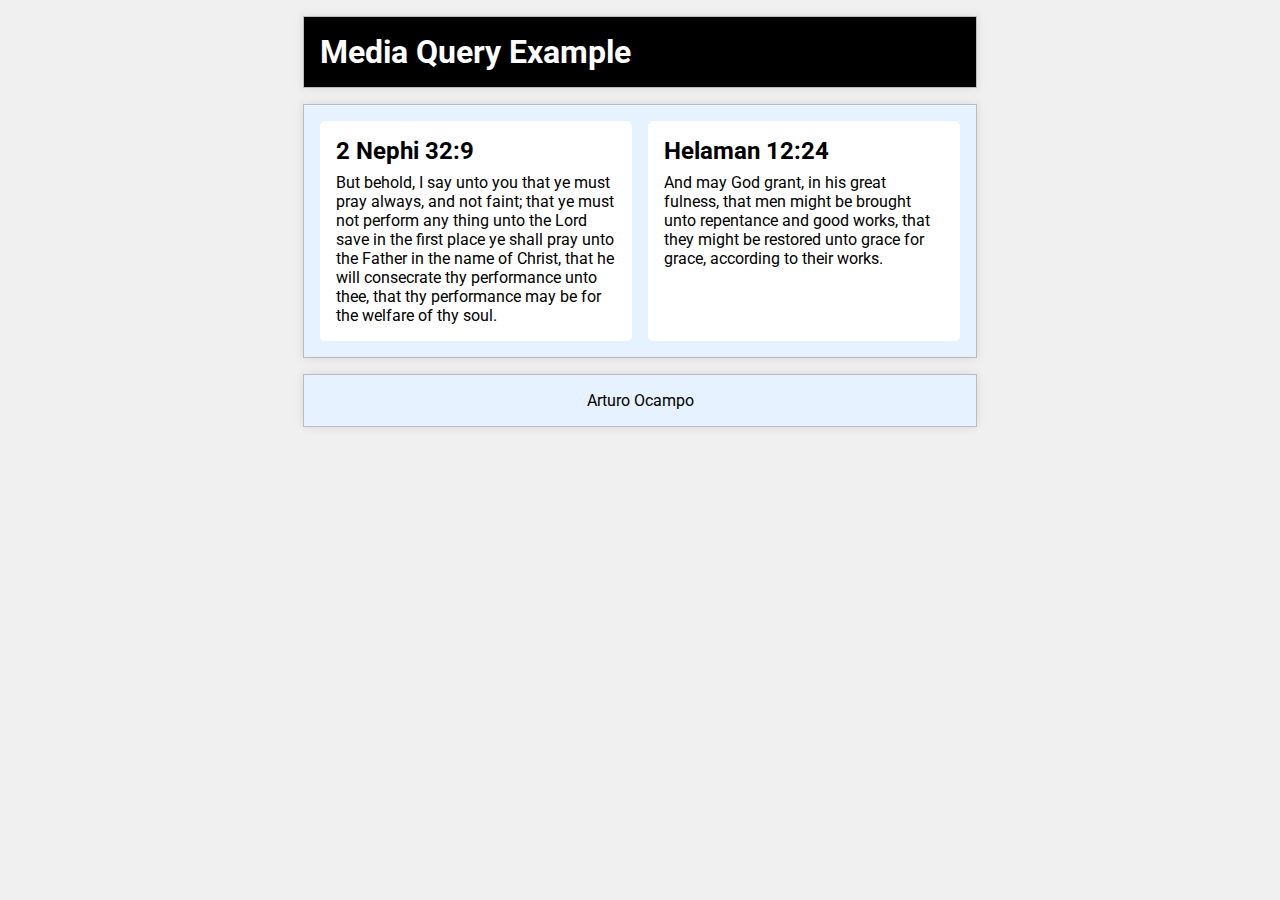
<file: weeks/week3/media-queries.html>
<!DOCTYPE html>
<html lang="en">
<head>
  <meta charset="UTF-8">
  <meta name="viewport" content="width=device-width, initial-scale=1.0">
  <title>Media Query Example</title>
  <link href="https://fonts.googleapis.com/css2?family=Roboto:wght@400;700&display=swap" rel="stylesheet">
  <style>
    body {
      font-family: 'Roboto', sans-serif;
      margin: 0;
      padding: 0;
      background-color: #f0f0f0;
    }

    header, main, footer {
      max-width: 640px;
      margin: 1rem auto;
      border: 1px solid #bbb;
      padding: 1rem;
      background-color: #e6f2ff;
      box-shadow: 0px 0px 10px rgba(0, 0, 0, 0.1);
    }

    main {
      display: grid;
      grid-template-columns: 1fr;
      grid-gap: 1rem;
    }

    section {
      padding: 1rem;
      background-color: #fff;
      border-radius: 5px;
    }

    h1, h2 {
      margin: 0;
    }

    p {
      margin: 0.5rem 0 0;
    }

    footer {
      text-align: center;
    }

    /* Media Query for viewports 500px or greater */
    @media screen and (min-width: 500px) {
      header {
        background-color: #000;
        color: #fff;
      }

      main {
        grid-template-columns: 1fr 1fr;
      }
    }
  </style>
</head>
<body>

<header>
  <h1>Media Query Example</h1>
</header>

<main>
  <section>
    <h2>2 Nephi 32:9</h2>
    <p>But behold, I say unto you that ye must pray always, and not faint; that ye must not perform any thing unto the Lord save in the first place ye shall pray unto the Father in the name of Christ, that he will consecrate thy performance unto thee, that thy performance may be for the welfare of thy soul.</p>
  </section>
  <section>
    <h2>Helaman 12:24</h2>
    <p>And may God grant, in his great fulness, that men might be brought unto repentance and good works, that they might be restored unto grace for grace, according to their works.</p>
  </section>
</main>

<footer>
  Arturo Ocampo
</footer>

</body>
</html>
</file>
<file: recipes/recipes.css>
@import url("https://fonts.googleapis.com/css2?family=Amatic+SC&display=swap");
@import url('https://fonts.googleapis.com/css2?family=Amatic+SC:wght@400;700&display=swap');
:root {
    --primary-color: #1B98E0;
    --secondary-color: #59c3c3;
    --text-dark: #333;
    --text-light: #ebebeb;
    --primary-font: Arial, Helvetica, sans-serif;
    --secondary-font: "Amatic SC";
}

body {
    font-family: var(--primary-font);
    color: var(--text-dark);
    margin: 0;
    padding: 0;
}

header {
    width: 100%;
    background-color: white;
    color: black;
    text-align: center;
    display: flex;
    justify-content: center;
    align-items: center;
    padding: 20px 0px 20px 0px;
}

header img{
    width: 80px;
}
header h1{
    font-size: 40px;
    margin: 0;
    margin-left: 10px;
    font-family: "Amatic SC", sans-serif;
    font-weight: 400;
}

main{
    width: 100%;
    display: block;
}

.search {
    width: 100%;
    display: flex;
    align-items: center;
}
.search div{
    width: 100%;
    padding:0px 20px 0px 20px;
    display: flex;
    justify-content: center;
}

.search div input{
    width: 100%;
    max-width: 1130px;
    height: 40px;
    padding-left: 10px;
    border-radius: 10px 0px 0px 10px;
    -moz-border-radius: 10px 0px 0px 10px;
    -webkit-border-radius: 10px 0px 0px 10px;
    border: 1px solid grey;
}
.search div button{
    width: 50px;
    height: 45px;
    border-radius: 0px 10px 10px 0px;
    -moz-border-radius: 0px 10px 10px 0px;
    -webkit-border-radius: 0px 10px 10px 0px;
    border: 1px solid grey;
    cursor: pointer;
}

.search div button img{
    width: 100%;
}

hr{
    margin-top: 20px;
    margin-bottom: 20px;
}

.cont-recipes{
    width: 99%;
    display: flex;
    flex-wrap: wrap;
    justify-content: center;
}
.recipe {
    width: 100%;
    max-width: 1200px;
    margin: 0px 20px 20px 20px;
    text-align: center;
    border: 1px solid grey;
    border-radius: 10px 10px 10px 10px;
    -moz-border-radius: 10px 10px 10px 10px;
    -webkit-border-radius: 10px 10px 10px 10px;
    display: flex;
}
.cont-img{
    width: auto;
    display: flex;
    justify-content: flex-start;
}
.cont-img img {
    height: 250px;
    padding: 15px;
}
.cont-info{
    width: 100%;
    text-align: left;
    padding: 20px;
}
.tags{
    width: 100%;
    display: flex;
    flex-wrap: wrap;
    margin-bottom: 10px;
}
.tags span{
    border: 1px solid grey;
    padding: 10px;
    margin: 5px;
}
.cont-info h2{
    font-size: 35px;
    color: var(--primary-color);
    font-family: "Amatic SC", sans-serif;
    font-weight: 800;
    margin: 0;
}
footer {
    width: 100%;
    display: flex;
    justify-content: space-between;
    flex-direction: row-reverse;
    align-items: center;
}
.social{
    display: flex;
    margin-right: 20px;
}
.social img{
    width: 50px;
    margin: 3px;
}
.attribution{
    margin-left: 20px;
}
.attribution a{
    color: var(--primary-color);
    text-decoration: none;
}

@media only screen and (max-width: 690px) {
    .recipe {
        flex-wrap: wrap;
    }
    .cont-img img {
        width: 95%;
        height: auto;
    }
    footer {
        flex-wrap: wrap;
    }
    footer div {
        width: 100%;
        text-align: center;
        margin: 0;
    }
    .social{
        width: 100%;
        justify-content: center;
        margin: 0;
    }
    .attribution{
        margin-left: 0px;
    }
}
</file>
<file: register/register.css>
* {
    box-sizing: border-box;
}
body {
    font-family: Roboto, Arial, sans-serif;
    font-size: 16px;
    color: #666;
    line-height: 22px;
}

div,
form,
input,
select,
textarea,
label,
p {
    padding: 0;
    margin: 0;
    outline: none;
    font-size: 16px;
    line-height: 24px;
}

.testbox {
    padding: 20px;
    max-width: 960px;
    margin: 0 auto;
}
form {
    padding: 20px;
    border-radius: 6px;
    background: #fff;
    box-shadow: 0 0 8px #006622;
}
fieldset {
    margin-bottom: 2em;
}
input,
select,
textarea {
    margin-bottom: 10px;
    border: 1px solid #ccc;
    border-radius: 3px;
}
input {
    width: 100%;
    padding: 5px;
}
input[type="checkbox"] {
    width: auto;
    margin-right: 1em;
}
input[type="date"] {
    padding: 4px 5px;
}
textarea {
    width: 100%;
    padding: 5px;
}
.item:hover p,
.item:hover i,
.question:hover p,
.question label:hover,
input:hover::placeholder {
    color: #006622;
}
.item input:hover,
.item select:hover,
.item textarea:hover {
    border: 1px solid transparent;
    box-shadow: 0 0 3px 0 #006622;
    color: #006622;
}
.item {
    position: relative;
    margin: 10px 0;
}
.item span {
    color: red;
}

.columns {
    display: flex;
    justify-content: space-between;
    flex-direction: row;
    flex-wrap: wrap;
}
.columns div {
    width: 48%;
}

input[type="radio"] {
    display: none;
}
label.radio {
    position: relative;
    display: inline-block;
    margin: 5px 20px 15px 0;
    cursor: pointer;
}
.question span {
    margin-left: 30px;
}
.question-answer label {
    display: block;
}
label.radio:before {
    content: "";
    position: absolute;
    left: 0;
    width: 17px;
    height: 17px;
    border-radius: 50%;
    border: 2px solid #ccc;
}
input[type="radio"]:checked + label:before,
label.radio:hover:before {
    border: 2px solid #006622;
}
label.radio:after {
    content: "";
    position: absolute;
    top: 6px;
    left: 5px;
    width: 8px;
    height: 4px;
    border: 3px solid #006622;
    border-top: none;
    border-right: none;
    transform: rotate(-45deg);
    opacity: 0;
}
input[type="radio"]:checked + label:after {
    opacity: 1;
}

.btn-block {
    margin-top: 10px;
    text-align: center;
}
button {
    width: 150px;
    padding: 10px;
    border: none;
    border-radius: 5px;
    background: #006622;
    font-size: 16px;
    color: #fff;
    cursor: pointer;
}
button:hover {
    background: #00b33c;
}
@media (max-width: 568px) {
    .columns div {
        width: 100%;
    }
}

.participants {
    display: grid;
    grid-template-columns: 1fr 1fr;
    gap: 20px;
}

.participants section {
    grid-column: span 1;
}

#add {
    grid-column: span 2;
    justify-self: center;
}
</file>
<file: resume/css/MisEstilos.css>
@charset "UTF-8";
body {
  background-color: #DFEAF5; }

.navbar-gray {
  background-color: #eeeeee !important; }

.text-black {
  color: black !important; }

.text-black:hover {
  color: #028cb2 !important; }

.general-background {
  width: 100%;
  height: 100%;
  padding-bottom: 150px;
  background-color: #DFEAF5;
  display: flex;
  justify-content: center;
  padding-top: 120px;
  padding-bottom: 100px; }
  .general-background h2 {
    font-size: 60px;
    font-family: 'Montserrat', sans-serif;
    font-weight: bold;
    margin: 0;
    padding-left: 50px; }
  .general-background h4 {
    margin: 0;
    padding-left: 50px; }
  .general-background .cont-ul {
    margin-right: 50px;
    height: 80%;
    padding-left: 50px;
    /*overflow-y: scroll;*/ }
    .general-background .cont-ul ul {
      margin: 0;
      padding: 0;
      padding-left: 15px;
      padding-right: 20px;
      padding-top: 15px; }
      .general-background .cont-ul ul li {
        cursor: pointer;
        line-height: 1.8; }
        .general-background .cont-ul ul li a {
          color: black; }
        .general-background .cont-ul ul li a:hover {
          color: #028CB2;
          font-weight: bold; }

.center-box {
  width: 900px;
  height: auto;
  display: flex;
  margin-right: 50px;
  background-color: white;
  border-radius: 25px 25px 25px 25px;
  -moz-border-radius: 25px 25px 25px 25px;
  -webkit-border-radius: 25px 25px 25px 25px;
  border: 0px solid #000000;
  /**/
  -webkit-box-shadow: 0px 10px 9px -4px rgba(0, 0, 0, 0.35);
  -moz-box-shadow: 0px 10px 9px -4px rgba(0, 0, 0, 0.35);
  box-shadow: 0px 10px 9px -4px rgba(0, 0, 0, 0.35); }
  .center-box .text-box {
    width: 60%;
    padding: 50px; }
    .center-box .text-box h3 {
      font-size: 40px;
      font-family: 'Montserrat', sans-serif;
      font-weight: bold;
      margin: 0;
      margin-bottom: 20px; }
    .center-box .text-box h4 {
      margin: 0;
      font-size: 25px;
      font-family: 'Montserrat', sans-serif; }
    .center-box .text-box p {
      width: 100%; }
    .center-box .text-box .cont-tools {
      width: 100%;
      display: flex;
      flex-wrap: wrap;
      margin-top: 25px; }
    .center-box .text-box #cont-btn {
      width: 100%;
      justify-content: center;
      margin-top: 50px;
      margin-bottom: 25px; }
      .center-box .text-box #cont-btn button {
        width: 100%;
        height: 50px;
        background-color: #028CB2;
        color: white;
        font-weight: bold;
        border-radius: 10px 10px 10px 10px;
        -moz-border-radius: 10px 10px 10px 10px;
        -webkit-border-radius: 10px 10px 10px 10px;
        border: 0px solid #000000 !important;
        margin-top: 10px;
        margin-bottom: 10px; }
      .center-box .text-box #cont-btn button:last-child {
        width: 100%;
        height: 50px;
        background-color: black;
        color: white;
        font-weight: bold;
        border-radius: 10px 10px 10px 10px;
        -moz-border-radius: 10px 10px 10px 10px;
        -webkit-border-radius: 10px 10px 10px 10px;
        border: 0px solid #000000 !important;
        margin-top: 10px;
        margin-bottom: 10px; }
  .center-box .picture-box {
    width: 40%;
    background-color: #404040;
    border-radius: 0px 25px 25px 0px;
    -moz-border-radius: 0px 25px 25px 0px;
    -webkit-border-radius: 0px 25px 25px 0px;
    border: 0px solid #000000;
    overflow: hidden;
    display: flex;
    justify-content: center;
    align-items: center; }

footer {
  width: 100%;
  height: 50px;
  background-color: #C2C2C2; }

@media only screen and (max-width: 1400px) {
  .general-background h2 {
    font-size: 40px; } }
@media only screen and (max-width: 1250px) {
  .center-box {
    width: 650px; }
    .center-box .text-box h3 {
      font-size: 30px; } }
@media only screen and (max-width: 990px) {
  .general-background {
    display: flex;
    flex-direction: column;
    justify-content: center;
    padding-top: 120px;
    padding-bottom: 100px; }
    .general-background h2 {
      font-size: 40px; }
    .general-background .cont-ul {
      margin-right: 50px;
      height: auto;
      padding-left: 50px;
      margin-bottom: 30px; }
      .general-background .cont-ul ul {
        display: flex;
        flex-wrap: wrap; }
        .general-background .cont-ul ul li {
          margin-left: 20px;
          margin-right: 20px; }

  .center-box {
    width: 90%;
    display: flex;
    flex-direction: column-reverse;
    margin-right: 5%;
    margin-left: 5%; }
    .center-box .text-box {
      width: 100%;
      padding: 50px; }
      .center-box .text-box .cont-tools {
        width: 100%;
        display: flex;
        flex-wrap: wrap;
        margin-top: 25px; }
    .center-box .picture-box {
      width: 100%;
      height: 250px;
      border-radius: 25px 25px 0px 0px;
      -moz-border-radius: 25px 25px 0px 0px;
      -webkit-border-radius: 25px 25px 0px 0px;
      overflow: hidden;
      display: flex;
      justify-content: center;
      align-items: flex-start; } }
@media only screen and (max-width: 630px) {
  .general-background {
    display: flex;
    flex-direction: column;
    justify-content: center;
    padding-top: 120px;
    padding-bottom: 100px; }
    .general-background h2 {
      font-size: 40px; }
    .general-background .cont-ul {
      margin-right: 50px;
      height: 200px;
      padding-left: 50px;
      overflow-y: scroll;
      margin-bottom: 30px; }
      .general-background .cont-ul ul {
        display: flex;
        flex-wrap: wrap; }
        .general-background .cont-ul ul li {
          margin-left: 20px;
          margin-right: 20px; }

  .center-box {
    width: 90%;
    display: flex;
    flex-direction: column-reverse;
    margin-right: 5%;
    margin-left: 5%; }
    .center-box .text-box {
      width: 100%;
      padding: 50px; }
      .center-box .text-box .cont-tools {
        width: 100%;
        display: flex;
        flex-wrap: wrap;
        margin-top: 25px; }
    .center-box .picture-box {
      width: 100%;
      height: 250px;
      border-radius: 25px 25px 0px 0px;
      -moz-border-radius: 25px 25px 0px 0px;
      -webkit-border-radius: 25px 25px 0px 0px;
      overflow: hidden;
      display: flex;
      justify-content: center;
      align-items: flex-start; } }
#contactForm {
  width: 100%; }
  #contactForm input {
    width: 100%;
    height: 50px;
    margin-top: 10px;
    margin-bottom: 10px;
    border-radius: 10px 10px 10px 10px;
    -moz-border-radius: 10px 10px 10px 10px;
    -webkit-border-radius: 10px 10px 10px 10px;
    border: 1px solid gray;
    padding-left: 10px; }
  #contactForm textarea {
    width: 100%;
    height: 200px;
    margin-top: 10px;
    margin-bottom: 10px;
    border-radius: 10px 10px 10px 10px;
    -moz-border-radius: 10px 10px 10px 10px;
    -webkit-border-radius: 10px 10px 10px 10px;
    border: 1px solid gray;
    padding: 10px; }
  #contactForm #btn-form {
    background-color: #028CB2;
    color: white;
    font-weight: bold; }
  #contactForm #alertForm {
    display: flex;
    width: 100%;
    min-height: 30px;
    justify-content: center;
    align-items: center;
    text-align: center;
    background-color: #FF6E6E;
    color: white;
    font-weight: bold;
    border-radius: 10px 10px 10px 10px;
    -moz-border-radius: 10px 10px 10px 10px;
    -webkit-border-radius: 10px 10px 10px 10px; }
    #contactForm #alertForm p {
      margin: 0;
      padding: 10px;
      line-height: 1.2; }
  #contactForm #success {
    display: flex;
    width: 100%;
    min-height: 30px;
    justify-content: center;
    align-items: center;
    text-align: center;
    background-color: #6eff6e;
    color: white;
    font-weight: bold;
    border-radius: 10px 10px 10px 10px;
    -moz-border-radius: 10px 10px 10px 10px;
    -webkit-border-radius: 10px 10px 10px 10px; }
    #contactForm #success p {
      margin: 0;
      padding: 10px;
      line-height: 1.2; }

.back-blue {
  background-color: #3fa9f5 !important; }

html {
  scroll-behavior: smooth; }

body {
  font-family: 'Montserrat', sans-serif; }

.ColorBoton {
  background-color: #028CB2; }

.ColorBoton:hover {
  background-color: #00B0E2;
  border: none; }

.flexCenter {
  display: flex;
  justify-content: center; }

header {
  width: 100%;
  background-color: rgba(235, 235, 235, 0.856) !important;
  position: fixed;
  z-index: 1; }
  header img {
    max-width: 60px;
    margin-left: 50px; }
  header .Menu {
    display: flex;
    justify-content: flex-end;
    margin-right: 5%; }

@media only screen and (max-width: 990px) {
  header .Menu {
    display: flex;
    justify-content: flex-start;
    margin-left: 50px; } }
.Container-Img {
  height: 400px;
  padding-top: 60px;
  width: 100%;
  display: flex;
  justify-content: flex-end;
  background-image: url("backgrounds/background-2.jpg");
  background-position: center;
  /* Center the image */
  background-repeat: no-repeat;
  /* Do not repeat the image */
  background-size: cover;
  /* Resize the background image to cover the entire container */ }

.Container-Text {
  width: 450px;
  position: absolute;
  top: 120px;
  left: 150px;
  color: white; }
  .Container-Text h1 {
    font-size: 36pt; }

.btn-white-outline {
  background-color: transparent;
  border: 1px solid white;
  color: white; }

.btn-white-outline:hover {
  background-color: transparent;
  border: 1px solid white;
  color: white; }

@media only screen and (max-width: 1080px) {
  .Container-Img {
    padding-top: 80px;
    width: 100%;
    display: flex;
    justify-content: flex-end; }
    .Container-Img img {
      width: 50%; }

  .Container-Text {
    width: 450px;
    position: absolute;
    top: 120px;
    left: 80px; }
    .Container-Text h1 {
      font-size: 36pt; } }
@media only screen and (max-width: 900px) {
  .Container-Img {
    padding-top: 80px;
    width: 100%;
    display: flex;
    justify-content: flex-end; }
    .Container-Img img {
      width: 50%; }

  .Container-Text {
    width: 280px;
    position: absolute;
    top: 150px;
    left: 50px; }
    .Container-Text h6 {
      font-size: 10pt; }
    .Container-Text h1 {
      font-size: 26pt; }
    .Container-Text p {
      font-size: 8pt; } }
@media only screen and (max-width: 630px) {
  .Container-Img {
    padding-top: 100px;
    width: 100%;
    display: flex;
    justify-content: center; }
    .Container-Img img {
      width: 50%; }

  .Container-Text {
    width: 100%;
    top: 140px;
    left: 0px;
    text-align: center;
    padding: 0% 10% 0% 10%;
    margin-bottom: 50px;
    color: white;
    text-align: center; }
    .Container-Text h6 {
      font-size: 10pt;
      text-align: center; }
    .Container-Text h1 {
      font-size: 26pt;
      text-align: center; }
    .Container-Text p {
      font-size: 8pt;
      text-align: center; }

  .btn-white-outline {
    background-color: transparent;
    border: 1px solid white;
    color: white; } }
#SubMenu {
  width: 100%;
  background-color: #DFEAF5; }
  #SubMenu ul {
    width: 100%;
    margin: 0%;
    padding: 0%;
    display: flex;
    justify-content: center;
    padding-top: 35px;
    padding-bottom: 35px; }
    #SubMenu ul li {
      list-style: none;
      padding: 0px 20px 0px 20px; }
      #SubMenu ul li a {
        width: 100px;
        color: black; }

.LineaVertical {
  border-right: 1px solid black; }

@media only screen and (max-width: 769px) {
  #SubMenu ul {
    padding-top: 25px;
    padding-bottom: 25px; }
    #SubMenu ul li a {
      font-size: 10pt; } }
@media only screen and (max-width: 455px) {
  #SubMenu {
    width: 100%;
    background-color: #DFEAF5; }
    #SubMenu ul {
      width: 100%;
      margin: 0%;
      padding: 0%;
      display: flex;
      flex-wrap: wrap;
      justify-content: center;
      padding-top: 25px;
      padding-bottom: 25px; }
      #SubMenu ul li {
        width: 100%;
        list-style: none;
        padding: 8px 0px 8px 0px;
        text-align: center; }
        #SubMenu ul li a {
          width: 100px;
          color: black;
          font-size: 10pt; }

  .LineaVertical {
    border-right: none;
    border-bottom: 1px solid black;
    padding: 0px;
    width: 20px; } }
#AcercaDeMi {
  width: 100%;
  background-color: #F5FAFF;
  display: flex;
  justify-content: center;
  padding-top: 45px; }
  #AcercaDeMi div {
    margin-top: 3%;
    width: 65%;
    text-align: center;
    padding-bottom: 100px; }

.ContenedorCajas {
  width: 100%;
  display: flex;
  justify-content: center;
  padding-bottom: 10px;
  position: relative;
  top: -120px; }
  .ContenedorCajas .caja {
    width: 300px;
    border: 1px solid #707070;
    background-color: #ffffff;
    margin: 0px 20px 0px 20px;
    -webkit-box-shadow: 10px 10px 10px -4px rgba(0, 0, 0, 0.25);
    -moz-box-shadow: 10px 10px 10px -4px rgba(0, 0, 0, 0.25);
    box-shadow: 10px 10px 10px -4px rgba(0, 0, 0, 0.25); }
    .ContenedorCajas .caja img {
      width: 100%; }
    .ContenedorCajas .caja div {
      text-align: center;
      padding: 10% 3% 5% 3%; }
      .ContenedorCajas .caja div h6 {
        font-size: 18pt;
        margin-bottom: 3%; }
      .ContenedorCajas .caja div p {
        margin-bottom: 30px; }

@media only screen and (max-width: 910px) {
  #AcercaDeMi {
    width: 100%;
    display: flex;
    justify-content: center; }
    #AcercaDeMi div {
      margin-top: 3%;
      width: 65%;
      text-align: center;
      padding-bottom: 150px; }
      #AcercaDeMi div p {
        font-size: 10pt; }

  .ContenedorCajas {
    width: 100%;
    display: flex;
    justify-content: center;
    padding-bottom: 10px;
    position: relative;
    top: -140px; }
    .ContenedorCajas .caja {
      width: 200px;
      border: 1px solid #707070;
      background-color: #ffffff;
      margin: 0px 10px 0px 10px;
      -webkit-box-shadow: 10px 10px 10px -4px rgba(0, 0, 0, 0.25);
      -moz-box-shadow: 10px 10px 10px -4px rgba(0, 0, 0, 0.25);
      box-shadow: 10px 10px 10px -4px rgba(0, 0, 0, 0.25); }
      .ContenedorCajas .caja img {
        width: 100%; }
      .ContenedorCajas .caja div {
        text-align: center;
        padding: 10% 5% 5% 5%; }
        .ContenedorCajas .caja div h6 {
          font-size: 14pt;
          margin-bottom: 3%; }
        .ContenedorCajas .caja div p {
          font-size: 10pt;
          height: 80px;
          margin-bottom: 0px; }
        .ContenedorCajas .caja div .compensador {
          margin-top: 22px; } }
@media only screen and (max-width: 630px) {
  .ContenedorCajas {
    width: 100%;
    display: flex;
    flex-wrap: wrap;
    justify-content: center;
    padding-bottom: 10px;
    position: relative;
    top: -140px; }
    .ContenedorCajas .caja {
      width: 300px;
      border: 1px solid #707070;
      background-color: #ffffff;
      margin: 5% 15% 5% 15%;
      -webkit-box-shadow: 10px 10px 10px -4px rgba(0, 0, 0, 0.25);
      -moz-box-shadow: 10px 10px 10px -4px rgba(0, 0, 0, 0.25);
      box-shadow: 10px 10px 10px -4px rgba(0, 0, 0, 0.25); }
      .ContenedorCajas .caja img {
        width: 100%; }
      .ContenedorCajas .caja div {
        text-align: center;
        padding: 10% 5% 5% 5%; }
        .ContenedorCajas .caja div h6 {
          font-size: 14pt;
          margin-bottom: 3%; }
        .ContenedorCajas .caja div p {
          font-size: 10pt;
          height: 80px;
          margin-bottom: 0px; }
        .ContenedorCajas .caja div .compensador {
          margin-top: 22px; } }
#Habilidades {
  background-color: #DFEAF5;
  text-align: center;
  padding-bottom: 3%;
  padding-top: 90px; }
  #Habilidades p {
    padding-left: 8%;
    padding-right: 8%;
    font-size: 12pt;
    margin-bottom: 50px; }
  #Habilidades .ContenedorHabilidades {
    width: 100%;
    padding-left: 8%;
    padding-right: 8%; }
    #Habilidades .ContenedorHabilidades .Categoria {
      width: 100%;
      padding-left: 3%;
      padding-right: 3%;
      margin: 2% 0% 2% 0%; }
      #Habilidades .ContenedorHabilidades .Categoria h3 {
        font-size: 18pt;
        margin-bottom: 30px; }
      #Habilidades .ContenedorHabilidades .Categoria .cont-PorcentajePrincipal {
        width: 100%;
        display: flex;
        align-items: center; }
        #Habilidades .ContenedorHabilidades .Categoria .cont-PorcentajePrincipal .ContenedorHabilidad {
          width: 100%;
          height: 45px;
          border: 1px solid #C3C3C3;
          background-color: white;
          margin: 10px 0px 10px 0px;
          border-radius: 10px 10px 10px 10px;
          -moz-border-radius: 10px 10px 10px 10px;
          -webkit-border-radius: 10px 10px 10px 10px;
          -webkit-box-shadow: 10px 10px 5px 0px rgba(0, 0, 0, 0.1);
          -moz-box-shadow: 10px 10px 5px 0px rgba(0, 0, 0, 0.1);
          box-shadow: 10px 10px 5px 0px rgba(0, 0, 0, 0.1); }
          #Habilidades .ContenedorHabilidades .Categoria .cont-PorcentajePrincipal .ContenedorHabilidad .BarraPocentaje {
            position: relative;
            width: 90%;
            height: 100%;
            background-color: #C2EFFC;
            border-radius: 10px 0px 0px 10px;
            -moz-border-radius: 10px 0px 0px 10px;
            -webkit-border-radius: 10px 0px 0px 10px; }
            #Habilidades .ContenedorHabilidades .Categoria .cont-PorcentajePrincipal .ContenedorHabilidad .BarraPocentaje p {
              padding-top: 10px;
              padding-left: 20px;
              margin: 0%;
              text-align: left; }
            @media screen and (min-width: 990px) and (max-width: 1310px) {
              #Habilidades .ContenedorHabilidades .Categoria .cont-PorcentajePrincipal .ContenedorHabilidad .BarraPocentaje p {
                padding-top: 5px;
                font-size: 9pt; }
              #Habilidades .ContenedorHabilidades .Categoria .cont-PorcentajePrincipal .ContenedorHabilidad .BarraPocentaje .ContenedorHabilidad {
                height: 45px; } }
            @media only screen and (max-width: 600px) {
              #Habilidades .ContenedorHabilidades .Categoria .cont-PorcentajePrincipal .ContenedorHabilidad .BarraPocentaje p {
                padding-top: 5px;
                font-size: 9pt; }
              #Habilidades .ContenedorHabilidades .Categoria .cont-PorcentajePrincipal .ContenedorHabilidad .BarraPocentaje .ContenedorHabilidad {
                height: 45px; } }
        #Habilidades .ContenedorHabilidades .Categoria .cont-PorcentajePrincipal .TextPorcent {
          font-size: 14pt;
          font-weight: bold;
          padding-left: 20px;
          margin: 0%; }

#Experiencia {
  background-color: white;
  padding-top: 80px;
  padding-bottom: 50px; }
  #Experiencia .container .titulos {
    justify-content: center;
    margin-bottom: 50px; }
  #Experiencia .container .row {
    text-align: center; }
    #Experiencia .container .row .linea {
      width: 10px;
      height: 3500px !important;
      background-color: #DFEAF5; }
    #Experiencia .container .row .cont-exp-edu {
      position: absolute;
      width: 100%; }
      #Experiencia .container .row .cont-exp-edu .cont {
        width: 100%;
        display: flex; }

.TextLeft {
  text-align: left;
  margin-left: 5%; }

.TextRight {
  text-align: right;
  margin-right: 5%; }

.flex-end {
  justify-content: flex-end; }

.vacio {
  width: 48%; }

.caja-texto {
  width: 53%;
  margin-bottom: 50px;
  display: flex; }

.info {
  width: 50%; }
  .info p {
    margin: 0%; }
  .info .tiempo {
    font-style: italic; }
  .info .Descripcion {
    font-size: 10pt; }

@media screen and (min-width: 1501px) and (max-width: 2000px) {
  .vacio {
    width: 48.5%; }

  .caja-texto {
    width: 51.5%; }

  .info {
    width: 60%; }

  .linea {
    height: 3000px !important; } }
@media screen and (min-width: 1440px) and (max-width: 1500px) {
  .vacio {
    width: 48.5%; }

  .caja-texto {
    width: 51.8%; }

  .info {
    width: 60%; }

  .linea {
    height: 3000px !important; } }
@media screen and (min-width: 1026px) and (max-width: 1439px) {
  .vacio {
    width: 48%; }

  .caja-texto {
    width: 52%; }

  .info {
    width: 70%; }

  .linea {
    height: 3300px !important; } }
@media screen and (min-width: 931px) and (max-width: 1025px) {
  .vacio {
    width: 48.5%; }

  .caja-texto {
    width: 53.5%; }

  .info {
    width: 80%; }

  .linea {
    height: 3300px !important; } }
@media screen and (min-width: 770px) and (max-width: 930px) {
  .vacio {
    width: 47%; }

  .caja-texto {
    width: 53%; }

  .info {
    width: 80%; }

  .linea {
    height: 3700px !important; } }
@media screen and (min-width: 701px) and (max-width: 769px) {
  .info {
    width: 80%; }

  .vacio {
    width: 46.5%; }

  .caja-texto {
    width: 53.1%; }

  .cont-exp-edu {
    width: 90% !important; }

  .info {
    width: 80%; }

  .linea {
    height: 4000px !important; } }
@media screen and (min-width: 601px) and (max-width: 700px) {
  .info {
    width: 80%; }

  .vacio {
    width: 46%; }

  .caja-texto {
    width: 54%; }

  .cont-exp-edu {
    width: 90% !important; }

  .linea {
    height: 4600px !important; } }
@media only screen and (max-width: 600px) {
  .circuloExp,
  .circuloEdu {
    width: 30px !important;
    height: 30px !important; }

  .vacio {
    width: 0%; }

  .caja-texto {
    width: 100%; }

  .circuloEdu {
    margin-left: 0px !important; }

  .flex-end {
    flex-direction: row-reverse; }

  .TextRight {
    text-align: left;
    margin-left: 5%; }

  .TextLeft {
    margin-right: 5%; }

  .lineaMobile {
    justify-content: flex-start; }

  .linea {
    margin-left: 10px;
    height: 4500px !important; }

  .cont-exp-edu {
    width: 90% !important; }

  .info {
    width: 100%; }

  .cont {
    width: 100%; } }
.circuloExp {
  width: 50px;
  height: 50px;
  -moz-border-radius: 50%;
  -webkit-border-radius: 50%;
  border-radius: 50%;
  background: #60AFFF; }

.circuloEdu {
  width: 50px;
  height: 50px;
  -moz-border-radius: 50%;
  -webkit-border-radius: 50%;
  border-radius: 50%;
  background: #93F4FC; }

.contenedorCirculo {
  width: 50px !important; }

#Experiencia .container .row .linea {
  height: 3500px !important; }

@media only screen and (max-width: 1180px) {
  #Experiencia .container .row .linea {
    height: 3800px !important; } }
@media only screen and (max-width: 855px) {
  #Experiencia .container .row .linea {
    height: 4500px !important; } }
@media only screen and (max-width: 670px) {
  #Experiencia .container .row .linea {
    height: 5000px !important; } }
@media only screen and (max-width: 600px) {
  #Experiencia .container .row .linea {
    height: 4000px !important; } }
@media only screen and (max-width: 420px) {
  #Experiencia .container .row .linea {
    height: 5000px !important; } }
/* Modal */
.modal {
  display: none;
  position: fixed;
  z-index: 1;
  left: 0;
  top: 0;
  width: 100%;
  height: 100%;
  overflow: auto;
  background-color: rgba(0, 0, 0, 0.4);
  /* Color de fondo translúcido */ }

.modal-content {
  background-color: #fff;
  margin: 15% auto;
  padding: 20px;
  border: 1px solid #888;
  max-width: 800px;
  height: 600px;
  margin-top: 50px;
  /* Ancho del modal */ }

.close-modal {
  color: #aaa;
  float: right;
  font-size: 28px;
  font-weight: bold; }

.close-modal:hover,
.close-modal:focus {
  color: black;
  text-decoration: none;
  cursor: pointer; }

@media only screen and (max-width: 600px) {
  .modal-content {
    height: 300px; } }

/*# sourceMappingURL=MisEstilos.css.map */
</file>
<file: weeks/week3/coolpics/coolpics.css>
@import url('https://fonts.googleapis.com/css2?family=Afacad+Flux:wght@100..1000&display=swap');
body {
    font-family: "Afacad Flux", sans-serif;
    font-style: normal;
    margin: 0 auto;
}

header{
    width: 100%;
    background-color: #0077b6;
    padding-bottom: 30px;
}
header div {
    width: 100%;
    display: flex;
    justify-content: center;
}
header div h1{
    color: white;
    font-size: 50px;
    padding: 0;
    margin: 20px 0px 10px 0px;
}
header div svg{
    width: 50px;
    height: auto;
    margin-left: 10px;
}
header nav{
    width: 100%;
    display: flex;
    justify-content: center;
}
header nav ul{
    list-style: none;
    text-align: center;
    margin: 0;
    padding: 0;
}
header nav ul a{
    text-decoration: none;
    color: white;
}
header nav ul a:hover{
    text-decoration: underline;
}
#mobile-menu{
    width: 100%;
    font-weight: bold;
    color: white;
    font-size: 20px;
    cursor: pointer;
}
#mobile-menu:hover{
    background-color: #00b4d8;
}
#menu{
    display: none;
}

footer{
    width: 100%;
    display: flex;
    justify-content: center;
    background-color: #0077b6;
    padding: 10px 0px 10px 0px;
}
footer p{
    color: white;
}

main{
    width: 100%;
    display: flex;
    justify-content: center;
}

main section{
    width: 900px;
    max-width: 900px;
    display: flex;
    justify-content: center;
    flex-wrap: wrap;
}
#gallery figure img {
    width: 200px;
    height: auto;
}
#gallery figure {
    padding: 10px;
    margin: 10px;
    background-color: rgb(232, 232, 232);
}

@media only screen and (min-width: 700px) {
    #menu{
        display: block;
    }
    #mobile-menu{
    display: none;
    }
    header{
        display: flex;
        justify-content: space-between;
        padding: 0px;
    }header div {
        justify-content: flex-start;
        margin-left: 20px;
    }
    header nav ul{
        height: 100%;
        display: flex;
        justify-content: flex-end;
        align-items: center;
        padding-right: 20px;
    }
    header nav ul a{
        text-decoration: none;
        color: white;
        margin: 10px;
    }
    header nav ul a:hover{
        text-decoration: underline;
    }
}
</file>
<file: weeks/week4/coolpics/coolpics.css>
@import url('https://fonts.googleapis.com/css2?family=Afacad+Flux:wght@100..1000&display=swap');
body {
    font-family: "Afacad Flux", sans-serif;
    font-style: normal;
    margin: 0 auto;
}

header{
    width: 100%;
    background-color: #0077b6;
    padding-bottom: 30px;
}
header div {
    width: 100%;
    display: flex;
    justify-content: center;
}
header div h1{
    color: white;
    font-size: 50px;
    padding: 0;
    margin: 20px 0px 10px 0px;
}
header div svg{
    width: 50px;
    height: auto;
    margin-left: 10px;
}
header nav{
    width: 100%;
    display: flex;
    justify-content: center;
}
header nav ul{
    list-style: none;
    text-align: center;
    margin: 0;
    padding: 0;
}
header nav ul a{
    text-decoration: none;
    color: white;
}
header nav ul a:hover{
    text-decoration: underline;
}
#mobile-menu{
    width: 100%;
    font-weight: bold;
    color: white;
    font-size: 20px;
    cursor: pointer;
}
#mobile-menu:hover{
    background-color: #00b4d8;
}
#menu{
    display: none;
}

footer{
    width: 100%;
    display: flex;
    justify-content: center;
    background-color: #0077b6;
    padding: 10px 0px 10px 0px;
}
footer p{
    color: white;
}

main{
    width: 100%;
    display: flex;
    justify-content: center;
}

main section{
    width: 900px;
    max-width: 900px;
    display: flex;
    justify-content: center;
    flex-wrap: wrap;
}
#gallery figure img {
    width: 200px;
    height: auto;
}
#gallery figure {
    padding: 10px;
    margin: 10px;
    background-color: rgb(232, 232, 232);
    cursor: pointer;
}
#gallery figure:hover{
    background-color: rgb(125, 125, 125);
}

@media only screen and (min-width: 700px) {
    #menu{
        display: block;
    }
    #mobile-menu{
    display: none;
    }
    header{
        display: flex;
        justify-content: space-between;
        padding: 0px;
    }header div {
        justify-content: flex-start;
        margin-left: 20px;
    }
    header nav ul{
        height: 100%;
        display: flex;
        justify-content: flex-end;
        align-items: center;
        padding-right: 20px;
    }
    header nav ul a{
        text-decoration: none;
        color: white;
        margin: 10px;
    }
    header nav ul a:hover{
        text-decoration: underline;
    }
}

#Modal-windows{
    width: 100%;
    height: 100rem;
    background-color: #00000055;
    display: none;
    justify-content: center;
    align-items: flex-start;
    position: absolute;
    z-index: 2;
}
#Modal-windows div{
    width: 500px;
    max-width: 500px;
    height: auto;
    background-color: white;
    padding: 20px;
    margin: 20px;
    margin-top: 100px;
}
#Modal-windows div p{
    margin: 0;
    font-weight: 400;
    font-size: 30px;
    margin-bottom: 10px;
    text-align: right;
    color: grey;
    cursor: pointer;
}
#Modal-windows div img{
    width: 100%;
    height: 60vw;
    object-fit: cover;
}

@media only screen and (min-width: 600px) {
    #Modal-windows div img{
        height: 400px;
    }
}
</file>
<file: resume/site-plan.css>
/* if you are using any Google fonts change the font names below to your fonts. 
Any spaces in your font name should be replaced with a +. 
Fonts are separated by a | */
@import url("https://fonts.googleapis.com/css?family=IM+Fell+French+Canon+SC|Lato");
@import url('https://fonts.googleapis.com/css2?family=Montserrat:ital,wght@0,100..900;1,100..900&display=swap');

:root {
  /* change the values below to your colors from your palette */
  --primary-color: #66ADFC;
  --secondary-color: #C1EFFC;
  --accent1-color: #DFEAF5;
  --accent2-color: #EEEEEE;
  --accent3-color: #F5FAFF;

  /* change the values below to your chosen font(s) */
  --heading-font: "IM Fell French Canon SC";
  --paragraph-font: Lato, Helvetica, sans-serif;

  /* these colors below should be chosen from among your palette colors above */
  --headline-color-on-white: var(
    --primary-color
  ); /* headlines on a white background */
  --headline-color-on-color: white; /* headlines on a colored background */
  --paragraph-color-on-white: var(
    --primary-color
  ); /* paragraph text on a white background */
  --paragraph-color-on-color: white; /* paragraph text on a colored background */
  --paragraph-background-color: var(--primary-color);
  --nav-link-color: var(--primary-color);
  --nav-background-color: var(--secondary-color);
  --nav-hover-link-color: white;
  --nav-hover-background-color: var(--primary-color);
}

/*  Look around below...but DON'T CHANGE ANYTHING! */

body {
  max-width: 1200px;
  margin: 0 auto;
  padding: 4em;
  font-size: 18px;
}
img {
  display: block;
  margin: 0 auto;
}
h1,
h2,
h3,
h4,
h5,
h6 {
  font-family: var(--heading-font);
  color: var(--headline-color-on-white);
}
h2 {
  text-align: center;
}
hr {
  height: 3px;
  margin: 35px 0;
  background: var(--accent1-color);
}
header {
  padding: 1em;
  text-align: center;
  color: var(--paragraph-color-on-color);
  background-color: var(--paragraph-background-color);
}
header > h1,
header > h2 {
  color: var(--headline-color-on-color);
}

p {
  font-family: var(--paragraph-font);
  color: var(--paragraph-color);
  padding: 1em;
}
.colors {
  width: 100%;
  min-width: 350px;
  margin: 30px auto;
  text-align: center;
}
.colors th {
  background-color: #999;
}
.colors td {
  width: 20%;
  height: 3em;
}

.primary {
  background-color: var(--primary-color);
}
.secondary {
  background-color: var(--secondary-color);
}
.accent1 {
  background-color: var(--accent1-color);
}
.accent2 {
  background-color: var(--accent2-color);
}
.accent3 {
  background-color: var(--accent3-color);
}

p.colored {
  background-color: var(--paragraph-background-color);
  color: var(--paragraph-color-on-color);
}

nav {
  background-color: var(--nav-background-color);
  line-height: 3em;
  text-align: center;
  font-size: 1.2em;
}
nav {
  list-style-type: none;
  display: flex;
}
nav a {
  padding: 1em;
  min-width: 120px;
  text-decoration: none;
  padding: 10px;
}
nav a:link,
nav a:visited {
  color: var(--nav-link-color);
}
nav a:hover {
  color: var(--nav-hover-link-color);
  background-color: var(--nav-hover-background-color);
}

.sitemap {
  display: grid;
  justify-content: center;

  grid-template-columns: repeat(6, 15%);
  grid-template-rows: 3em 1.5em 1.5em 3em;
  grid-template-areas:
    ". . home home . ."
    ". . . top . ."
    ". left left right right ."
    "page2 page2 . . page3 page3";
}
.sitemap > div {
  text-align: center;
}
.sm-home {
  grid-area: home;
  background-color: #ccc;
  line-height: 3em;
}
.sm-page2 {
  grid-area: page2;
  background-color: #ccc;
  line-height: 3em;
}
.sm-page3 {
  grid-area: page3;
  background-color: #ccc;
  line-height: 3em;
}

.top {
  grid-area: top;
  border-left: 1px solid;
}

.left {
  grid-area: left;
  border-top: 1px solid;
  border-left: 1px solid;
}

.right {
  grid-area: right;
  border-top: 1px solid;
  border-right: 1px solid;
}

.shadow{
  -webkit-box-shadow: 3px 6px 19px -6px rgba(0,0,0,0.53);
  -moz-box-shadow: 3px 6px 19px -6px rgba(0,0,0,0.53);
  box-shadow: 3px 6px 19px -6px rgba(0,0,0,0.53);
}
</file>
